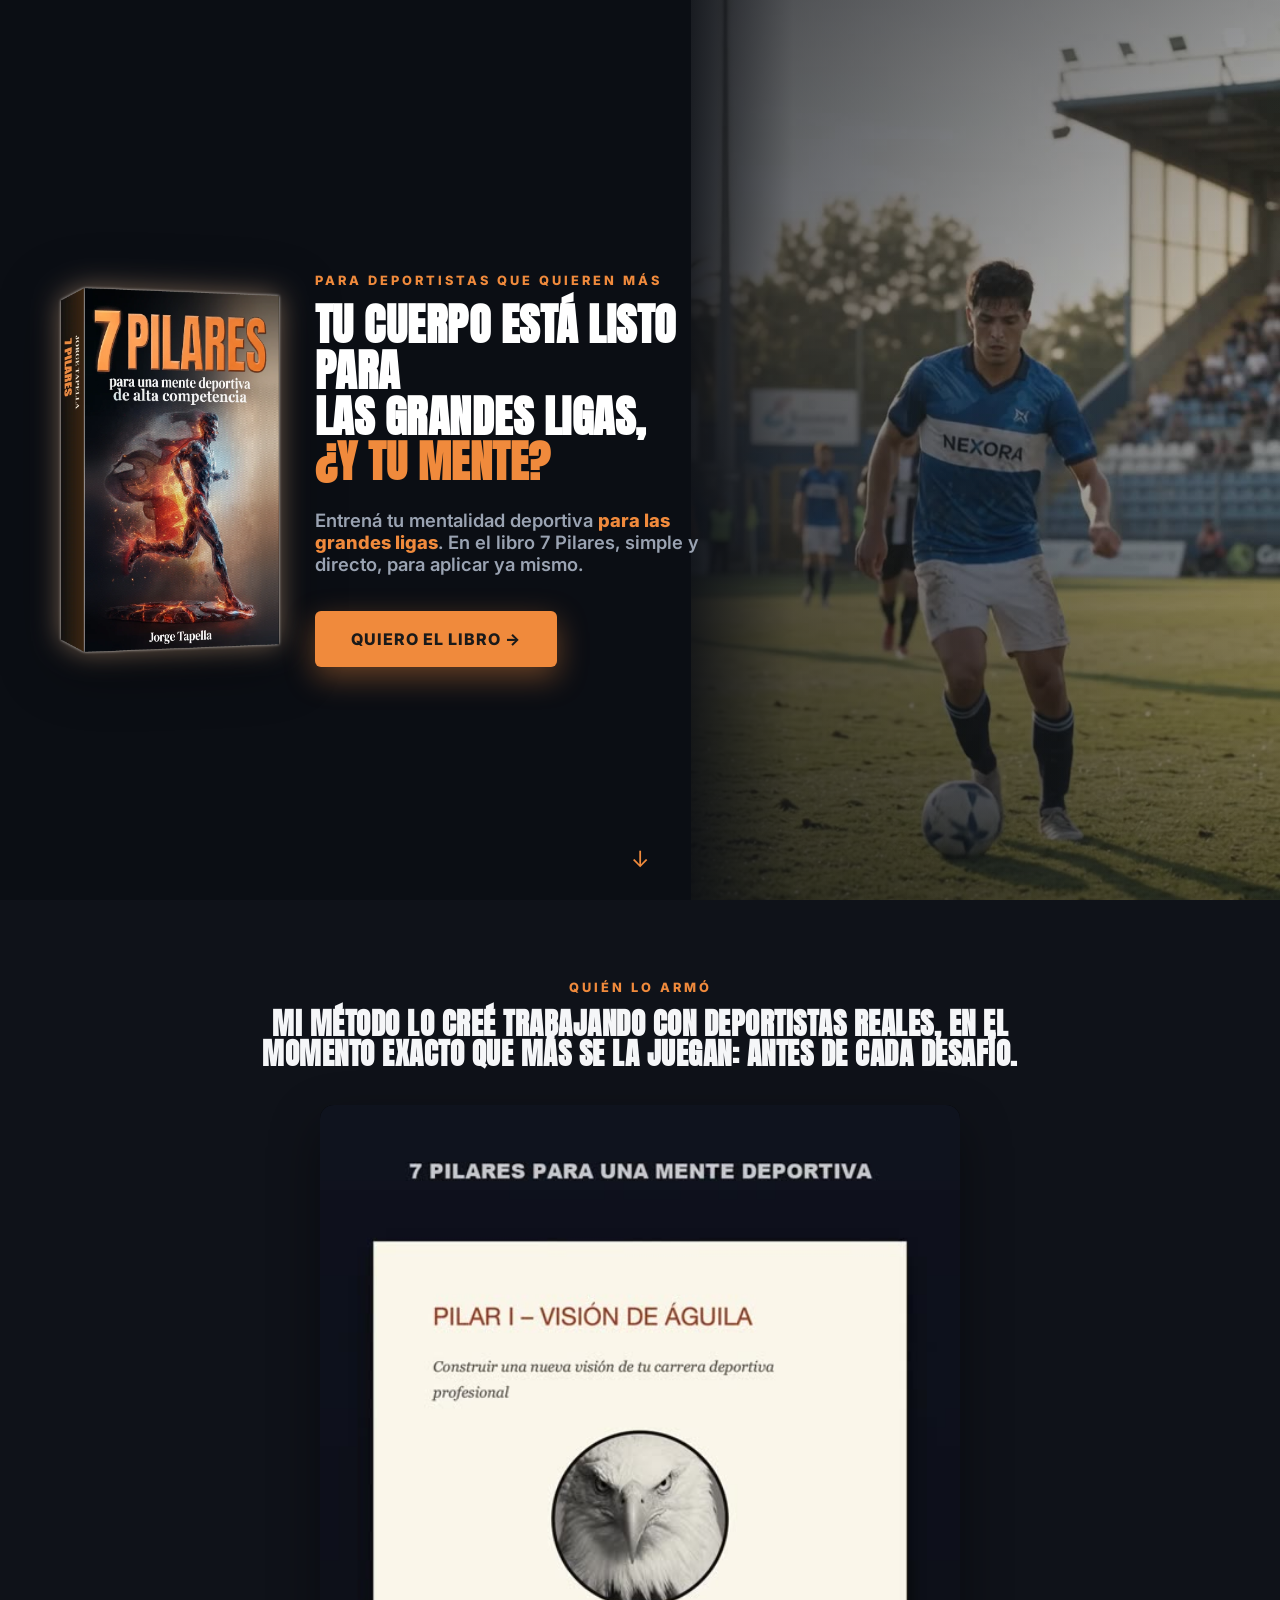
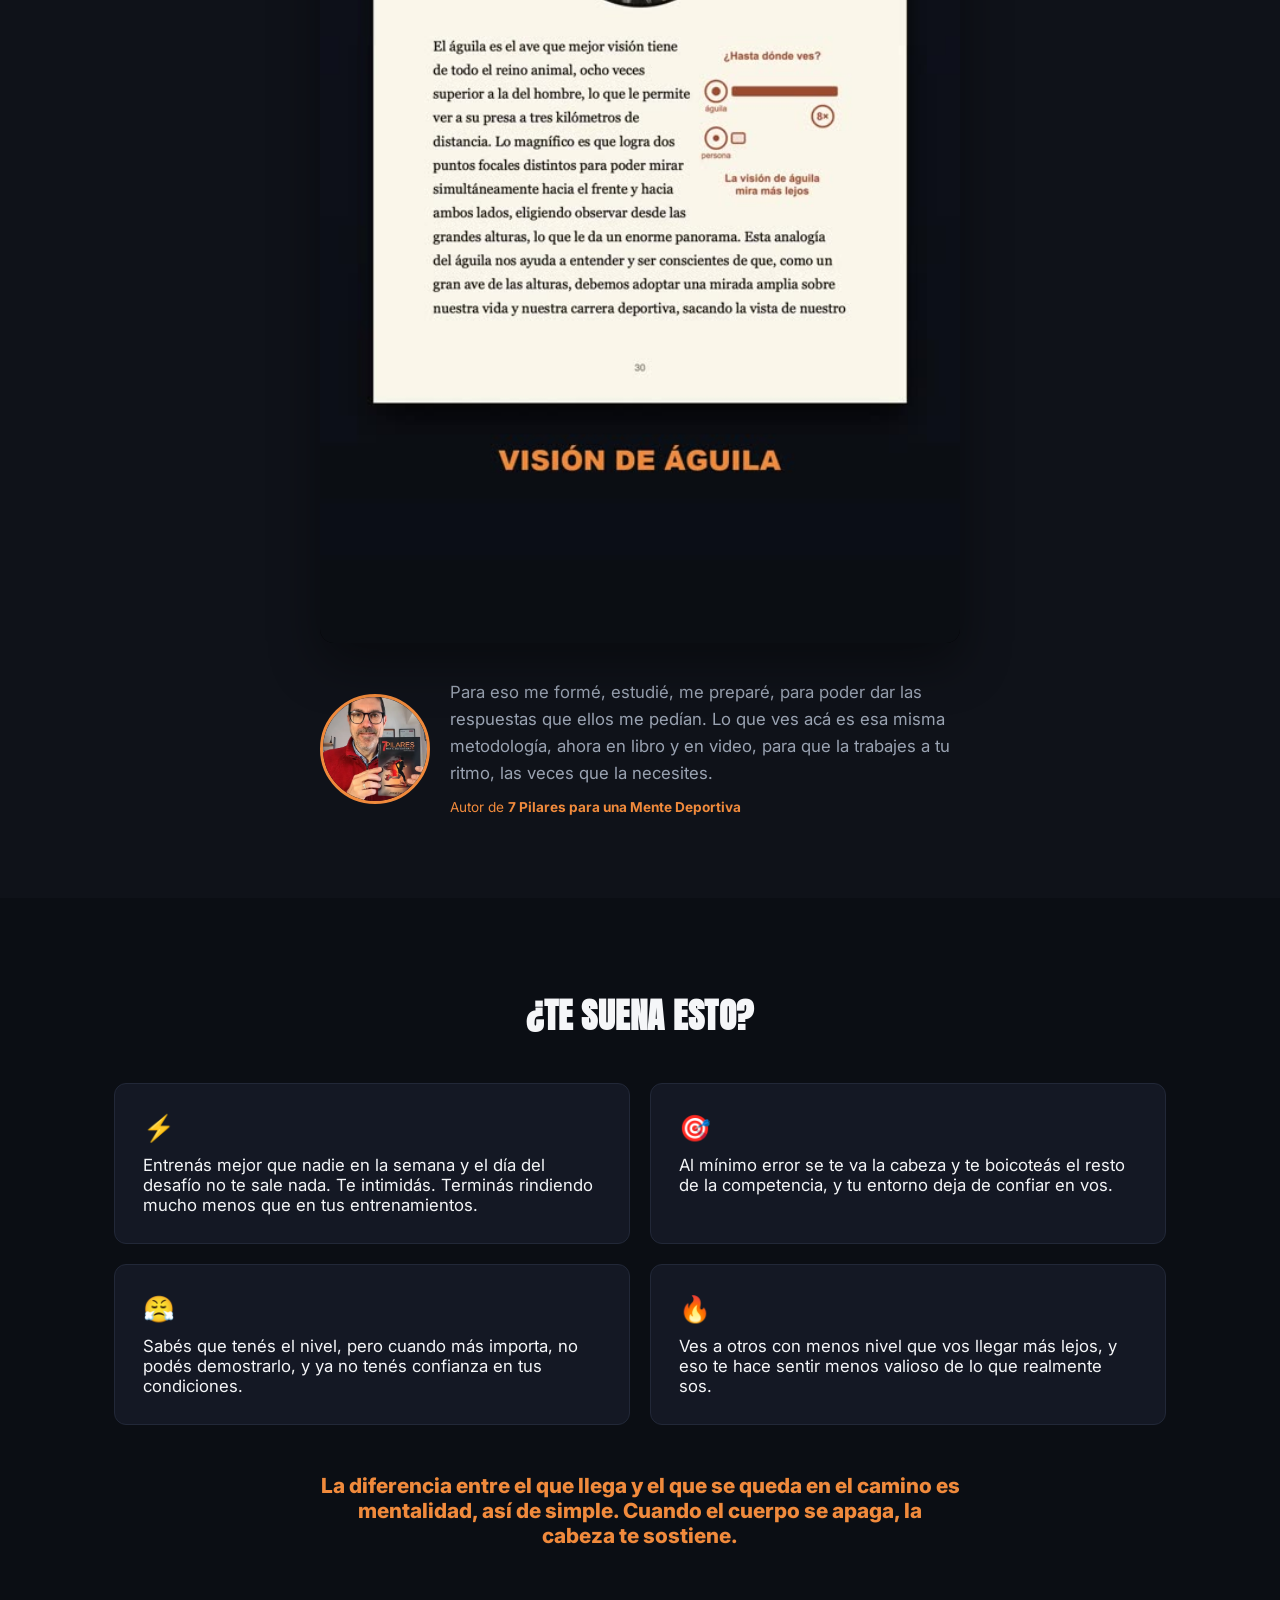
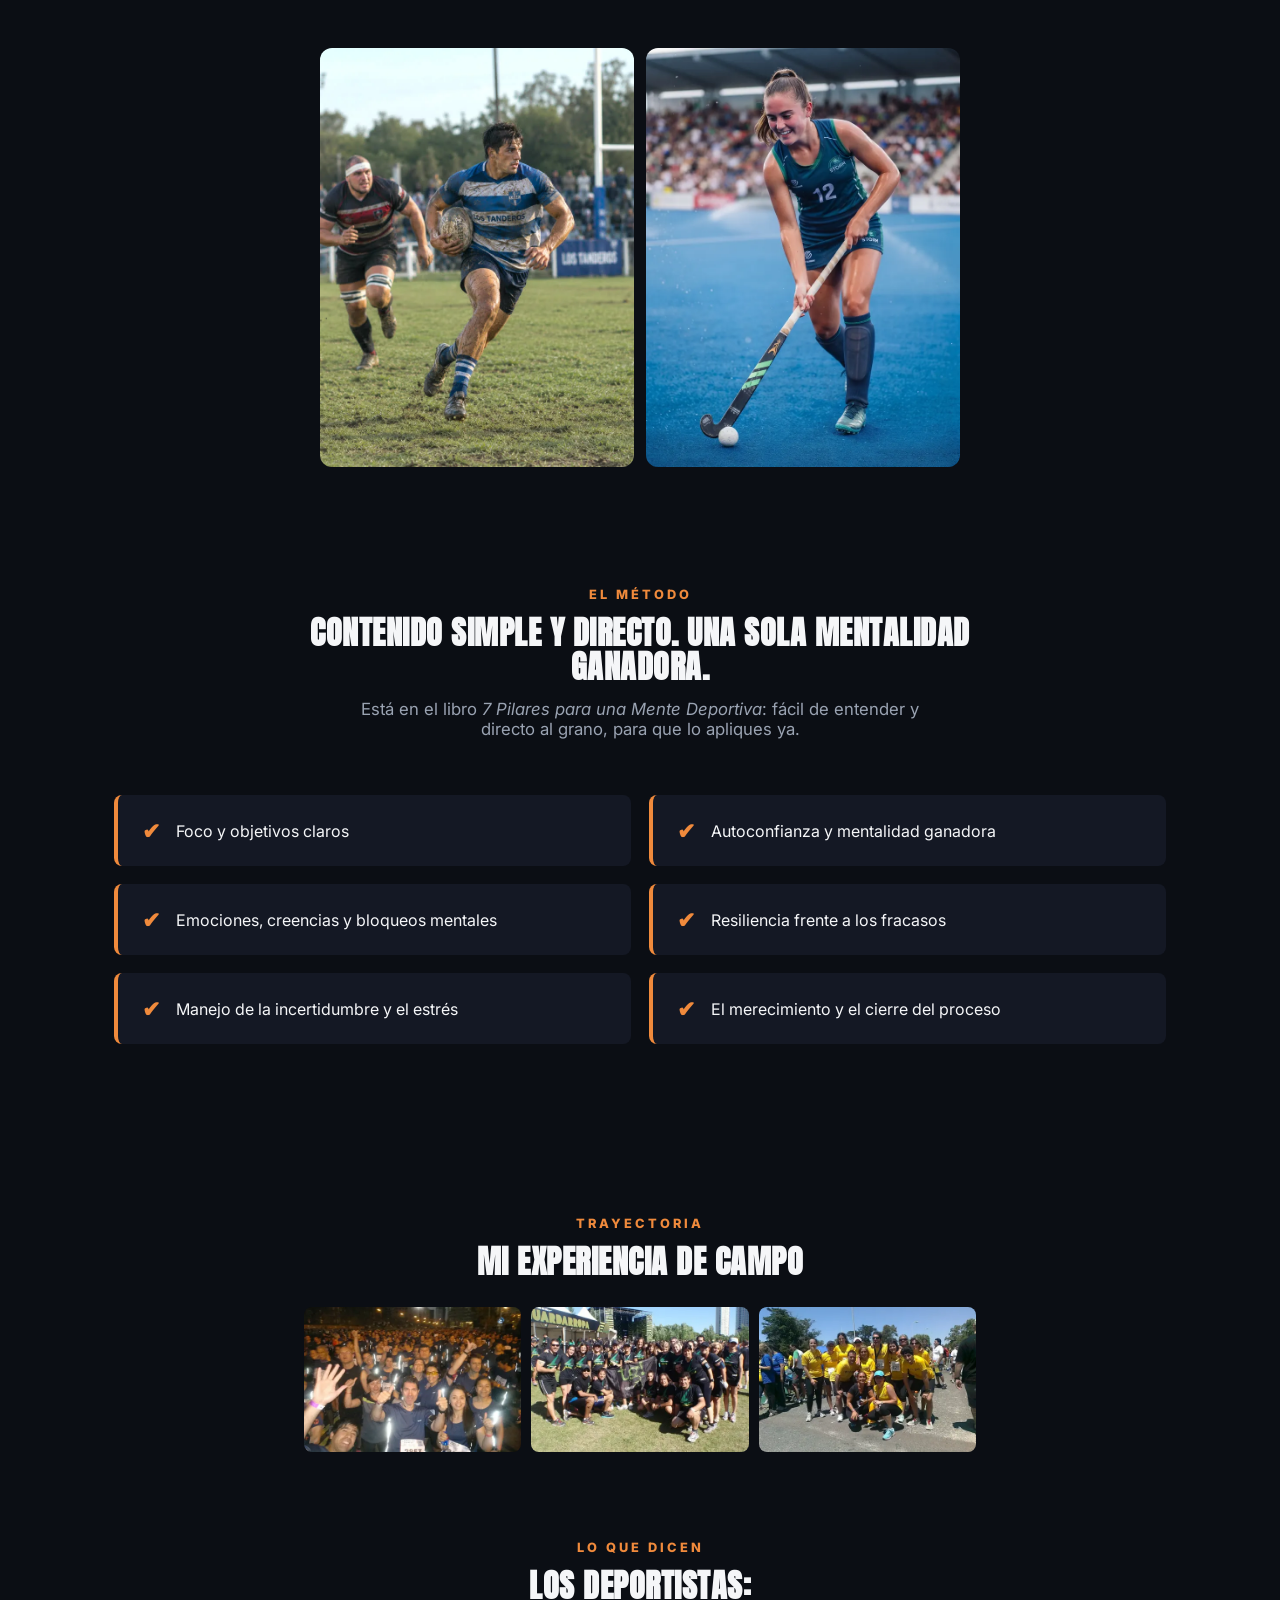
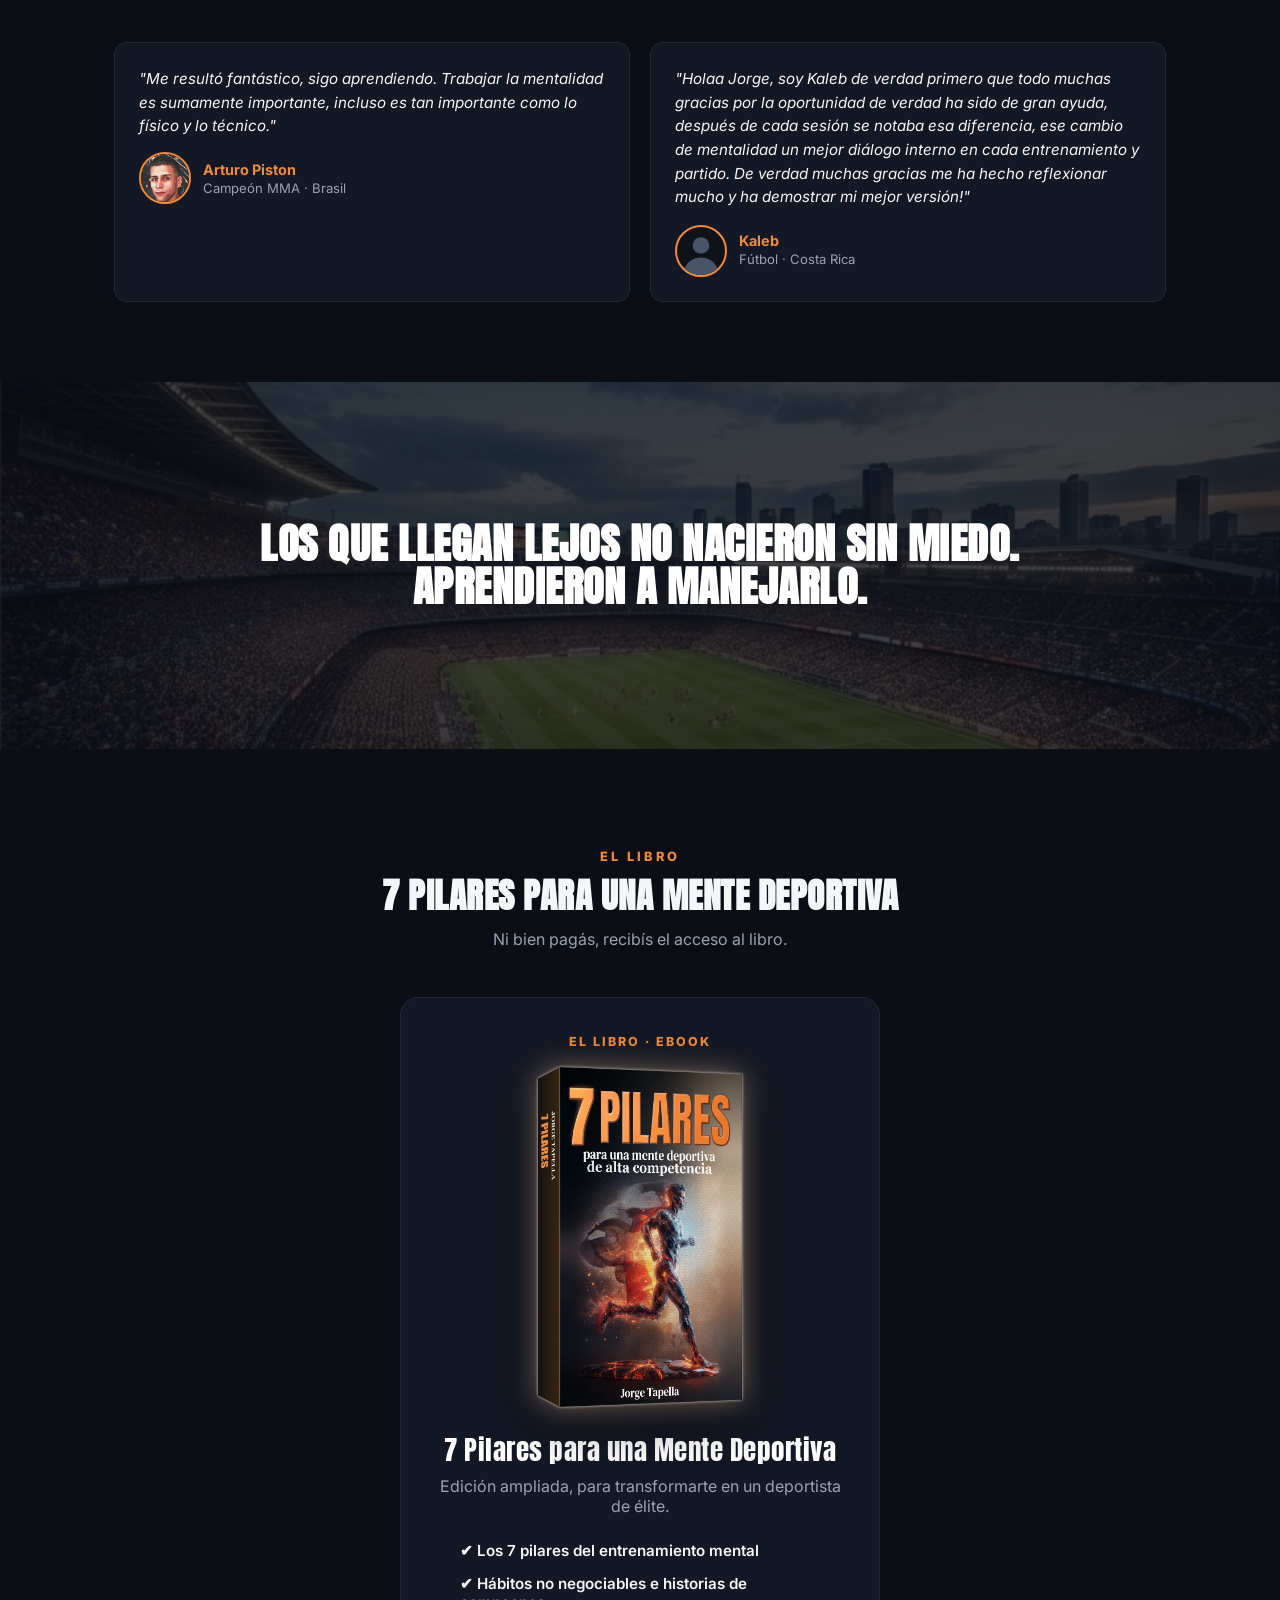
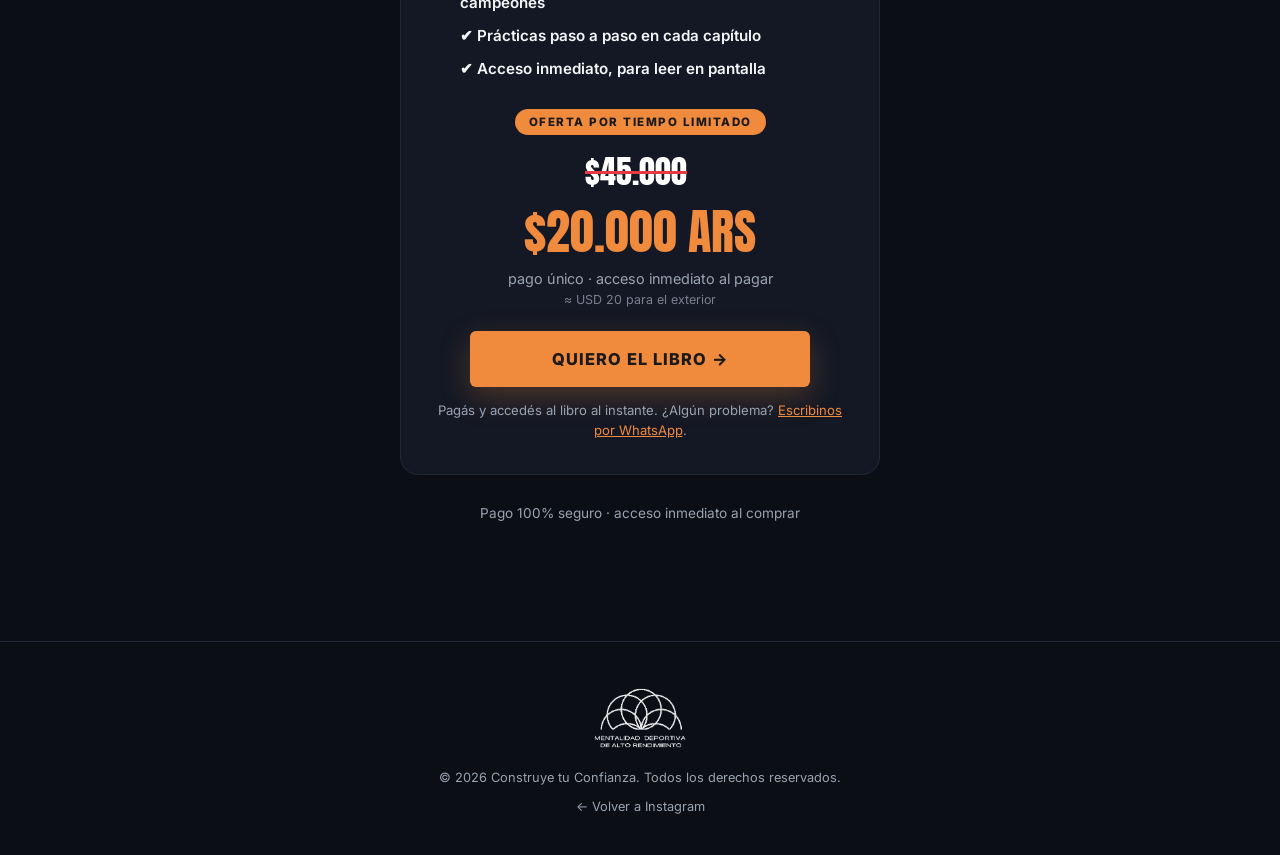
<file: index.html>
<!DOCTYPE html>
<html lang="es">
<head>
<meta charset="UTF-8">
<meta name="viewport" content="width=device-width, initial-scale=1.0">
<title>Construye tu Confianza | Libro 7 Pilares de Mentalidad Deportiva</title>
<meta name="description" content="El libro 7 Pilares para una Mente Deportiva: para deportistas que quieren dejar de jugarse el partido en la cabeza antes de enfrentar cada desafío. Ebook, acceso inmediato.">
<link rel="canonical" href="https://tapellaweb-cmd.github.io/mentalidad-deportiva-web/">
<link rel="stylesheet" href="assets/style.css?v=20261014d">
<link rel="preconnect" href="https://fonts.googleapis.com">
<link rel="preconnect" href="https://fonts.gstatic.com" crossorigin>
<link href="https://fonts.googleapis.com/css2?family=Anton&family=Inter:wght@400;600;700;800&display=swap" rel="stylesheet">
<script>
!function(f,b,e,v,n,t,s)
{if(f.fbq)return;n=f.fbq=function(){n.callMethod?
n.callMethod.apply(n,arguments):n.queue.push(arguments)};
if(!f._fbq)f._fbq=n;n.push=n;n.loaded=!0;n.version='2.0';
n.queue=[];t=b.createElement(e);t.async=!0;
t.src=v;s=b.getElementsByTagName(e)[0];
s.parentNode.insertBefore(t,s)}(window, document,'script',
'https://connect.facebook.net/en_US/fbevents.js');
fbq('init', '4065911757006473');
fbq('track', 'PageView');
</script>
<noscript><img height="1" width="1" style="display:none"
src="https://www.facebook.com/tr?id=4065911757006473&ev=PageView&noscript=1"
/></noscript>
</head>
<body>

<header class="hero">
  <video class="hero-bg" id="heroVideo" autoplay muted loop playsinline poster="assets/img/hero-futbol-vertical-poster.jpg">
    <source src="assets/video/hero-futbol-vertical.mp4" type="video/mp4">
  </video>
  <script>
    if (window.matchMedia('(max-width: 767px)').matches) {
      document.getElementById('heroVideo').poster = 'assets/img/hero-futbol-vertical-poster.jpg';
    }
  </script>
  <div class="hero-overlay"></div>
  <div class="hero-split">
    <img class="hero-book" src="assets/img/libro-3d.webp?v=3" alt="Libro 7 Pilares para una Mente Deportiva, de Jorge Tapella" width="357" height="600">
  <div class="hero-content">
    <span class="eyebrow">PARA DEPORTISTAS QUE QUIEREN MÁS</span>
    <h1>TU CUERPO ESTÁ LISTO PARA<br>LAS GRANDES LIGAS,<br><span class="highlight">¿Y TU MENTE?</span></h1>
    <p class="hero-sub">Entrená tu mentalidad deportiva <strong class="hero-hl">para las grandes ligas</strong>. En el libro 7 Pilares, simple y directo, para aplicar ya mismo.</p>
    <a href="#checkout" class="btn btn-primary">QUIERO EL LIBRO →</a>
  </div>
  </div>

  <div class="scroll-cue">↓</div>
</header>

<section class="authority">
  <div class="container">
    <div class="authority-head">
      <span class="eyebrow center">QUIÉN LO ARMÓ</span>
      <h2 class="center">Mi método lo creé trabajando con deportistas reales, en el momento exacto que más se la juegan: antes de cada desafío.</h2>
    </div>
    <div class="authority-video-wrap">
      <video class="authority-video" id="authorityVideo" poster="assets/img/video-libro-poster.jpg?v=7" muted loop autoplay playsinline preload="auto">
        <source src="assets/video/video-libro.mp4?v=8" type="video/mp4">
      </video>
    </div>
    <div class="authority-quote">
      <img class="quote-photo" src="assets/img/jorge-libro.webp" alt="Jorge Tapella, autor de 7 Pilares para una Mente Deportiva" width="110" height="110" loading="lazy">
      <p>Para eso me formé, estudié, me preparé, para poder dar las respuestas que ellos me pedían. Lo que ves acá es esa misma metodología, ahora en libro y en video, para que la trabajes a tu ritmo, las veces que la necesites.<span class="quote-cap">Autor de <strong>7 Pilares para una Mente Deportiva</strong></span></p>
    </div>
  </div>
</section>

<section class="pain">
  <div class="container">
    <h2>¿Te suena esto?</h2>
    <div class="pain-grid">
      <div class="pain-card">
        <span class="pain-icon">⚡</span>
        <p>Entrenás mejor que nadie en la semana y el día del desafío no te sale nada. Te intimidás. Terminás rindiendo mucho menos que en tus entrenamientos.</p>
      </div>
      <div class="pain-card">
        <span class="pain-icon">🎯</span>
        <p>Al mínimo error se te va la cabeza y te boicoteás el resto de la competencia, y tu entorno deja de confiar en vos.</p>
      </div>
      <div class="pain-card">
        <span class="pain-icon">😤</span>
        <p>Sabés que tenés el nivel, pero cuando más importa, no podés demostrarlo, y ya no tenés confianza en tus condiciones.</p>
      </div>
      <div class="pain-card">
        <span class="pain-icon">🔥</span>
        <p>Ves a otros con menos nivel que vos llegar más lejos, y eso te hace sentir menos valioso de lo que realmente sos.</p>
      </div>
    </div>
    <p class="pain-close">La diferencia entre el que llega y el que se queda en el camino es mentalidad, así de simple. Cuando el cuerpo se apaga, la cabeza te sostiene.</p>
  </div>
</section>

<section class="gallery">
  <div class="gallery-strip" id="galleryStrip">
    <img src="assets/img/rugbier-p.webp?v=2" alt="Rugbier joven corriendo con la pelota" width="720" height="960">
    <img src="assets/img/hockey-p.webp" alt="Jugadora de hockey sonriendo con el palo sobre la cancha" width="720" height="960">
    <img src="assets/img/basquet-p.webp?v=2" alt="Basquetbolista joven tirando al aro" width="720" height="960">
    <img src="assets/img/futbolista-p.webp?v=2" alt="Futbolista joven gambeteando con la pelota" width="720" height="960">
    <img src="assets/img/ciclista-p.webp" alt="Ciclista subiendo una montaña de pie sobre los pedales" width="720" height="960">
    <img src="assets/img/ufc-p.webp?v=3" alt="Peleador joven de artes marciales mixtas en el octágono" width="720" height="960">
  </div>
</section>

<section class="method">
  <div class="container">
    <span class="eyebrow center">EL MÉTODO</span>
    <h2 class="center">Contenido simple y directo. Una sola mentalidad ganadora.</h2>
    <p class="method-sub center">Está en el libro <em>7 Pilares para una Mente Deportiva</em>: fácil de entender y directo al grano, para que lo apliques ya.</p>

    <div class="topics-grid">
      <div class="topic"><span class="topic-icon">✔</span><p>Foco y objetivos claros</p></div>
      <div class="topic"><span class="topic-icon">✔</span><p>Autoconfianza y mentalidad ganadora</p></div>
      <div class="topic"><span class="topic-icon">✔</span><p>Emociones, creencias y bloqueos mentales</p></div>
      <div class="topic"><span class="topic-icon">✔</span><p>Resiliencia frente a los fracasos</p></div>
      <div class="topic"><span class="topic-icon">✔</span><p>Manejo de la incertidumbre y el estrés</p></div>
      <div class="topic"><span class="topic-icon">✔</span><p>El merecimiento y el cierre del proceso</p></div>
    </div>
  </div>
</section>

<section class="track">
  <div class="container">
    <span class="eyebrow center">TRAYECTORIA</span>
    <h2 class="center">Mi experiencia de campo</h2>
    <div class="track-carousel">
      <div class="track-strip" id="trackStrip">
        <img src="assets/img/running-1.webp" alt="Equipo de running antes de una carrera nocturna" loading="lazy">
        <img src="assets/img/running-2.webp" alt="Equipo de running con su bandera" loading="lazy">
        <img src="assets/img/running-3.webp" alt="Equipo de running después de una carrera" loading="lazy">
        <img src="assets/img/running-6.webp" alt="Entrenamiento de running al aire libre" loading="lazy">
        <img src="assets/img/running-4.webp" alt="Equipo de running en una maratón" loading="lazy">
        <img src="assets/img/running-5.webp" alt="Equipo de running en una carrera de campo" loading="lazy">
        <img src="assets/img/running-7.webp" alt="Entrenamiento de running en una subida" loading="lazy">
      </div>
    </div>
  </div>
</section>

<section class="testimonials">
  <div class="container">
    <span class="eyebrow center">LO QUE DICEN</span>
    <h2 class="center">Los deportistas:</h2>
    <div class="testimonials-grid t-carousel" id="tStrip">
      <div class="testimonial">
        <p>"Me resultó fantástico, sigo aprendiendo. Trabajar la mentalidad es sumamente importante, incluso es tan importante como lo físico y lo técnico."</p>
        <div class="t-who"><img class="t-photo" src="assets/img/t-arturo.webp" alt="Arturo Piston" width="52" height="52" loading="lazy"><div><strong>Arturo Piston</strong><span>Campeón MMA · Brasil</span></div></div>
      </div>
      <div class="testimonial">
        <p>"Holaa Jorge, soy Kaleb de verdad primero que todo muchas gracias por la oportunidad de verdad ha sido de gran ayuda, después de cada sesión se notaba esa diferencia, ese cambio de mentalidad un mejor diálogo interno en cada entrenamiento y partido. De verdad muchas gracias me ha hecho reflexionar mucho y ha demostrar mi mejor versión!"</p>
        <div class="t-who"><span class="t-sil" aria-hidden="true"><svg viewBox="0 0 52 52" xmlns="http://www.w3.org/2000/svg"><circle cx="26" cy="20" r="9" fill="#4a5468"/><path d="M7 52c0-13 10-19 19-19s19 6 19 19z" fill="#4a5468"/></svg></span><div><strong>Kaleb</strong><span>Fútbol · Costa Rica</span></div></div>
      </div>
      <div class="testimonial">
        <p>"Fue excelente, me ayudó a romper mis inseguridades y plasmar grandes desempeños deportivos. De excelencia."</p>
        <div class="t-who"><img class="t-photo" src="assets/img/t-gabriel.webp" alt="Gabriel Rojas Varela" width="52" height="52" loading="lazy"><div><strong>Gabriel Rojas Varela</strong><span>Arquero profesional · Colombia</span></div></div>
      </div>
      <div class="testimonial">
        <p>"Hola jorge qué tal, la verdad que me encantó, me llevo muchísimas herramientas y una evolución personal muy grande la cual me ayudó a darme cuenta de cuánto quiero ser un profesional y todo lo que tengo que dar para ello, nuevamente muchísimas gracias"</p>
        <div class="t-who"><span class="t-sil" aria-hidden="true"><svg viewBox="0 0 52 52" xmlns="http://www.w3.org/2000/svg"><circle cx="26" cy="20" r="9" fill="#4a5468"/><path d="M7 52c0-13 10-19 19-19s19 6 19 19z" fill="#4a5468"/></svg></span><div><strong>Ezequiel Kesseler</strong><span>Fútbol · Rosario, Argentina</span></div></div>
      </div>
      <div class="testimonial">
        <p>"Me gustó mucho, fue una gran oportunidad. Me hizo reflexionar mucho para lograr mi mejor versión en la cancha, no tengo la menor duda."</p>
        <div class="t-who"><img class="t-photo" src="assets/img/t-esteban.webp" alt="Esteban Bedoya" width="52" height="52" loading="lazy"><div><strong>Esteban Bedoya</strong><span>Futbolista · Ascenso Uruguay</span></div></div>
      </div>
      <div class="testimonial">
        <p>"Me pareció muy bien, me gusto y me ayudó a cambiar mi mentalidad, así como para descubrir algunas fortalezas y debilidades y reflexionar que todo es posible, que lo que piensas atraes y muchas gracias por todo y por su ponencia muy buena, de excelente calidad, gracias!"</p>
        <div class="t-who"><span class="t-sil" aria-hidden="true"><svg viewBox="0 0 52 52" xmlns="http://www.w3.org/2000/svg"><circle cx="26" cy="20" r="9" fill="#4a5468"/><path d="M7 52c0-13 10-19 19-19s19 6 19 19z" fill="#4a5468"/></svg></span><div><strong>Mariana Valverde Santamaría</strong><span>Natación · 19 años · México</span></div></div>
      </div>
      <div class="testimonial">
        <p>"Las clases fueron muy informativas, me sirvieron mucho."</p>
        <div class="t-who"><img class="t-photo" src="assets/img/t-fatima.webp" alt="Fatima Abdul Mesih" width="52" height="52" loading="lazy"><div><strong>Fatima Abdul Mesih</strong><span>Hockey césped · Cataluña, España</span></div></div>
      </div>
      <div class="testimonial">
        <p>"Hola,si me ayudo de mucho y las tareas que nos dabas eran muyyyyy buenas quisiera seguir ..."</p>
        <div class="t-who"><span class="t-sil" aria-hidden="true"><svg viewBox="0 0 52 52" xmlns="http://www.w3.org/2000/svg"><circle cx="26" cy="20" r="9" fill="#4a5468"/><path d="M7 52c0-13 10-19 19-19s19 6 19 19z" fill="#4a5468"/></svg></span><div><strong>Santiago Medina</strong><span>Fútbol · Córdoba, Argentina</span></div></div>
      </div>
      <div class="testimonial">
        <p>"Me sirvió mucho, gracias."</p>
        <div class="t-who"><span class="t-sil" aria-hidden="true"><svg viewBox="0 0 52 52" xmlns="http://www.w3.org/2000/svg"><circle cx="26" cy="20" r="9" fill="#4a5468"/><path d="M7 52c0-13 10-19 19-19s19 6 19 19z" fill="#4a5468"/></svg></span><div><strong>Sebastián Josué Ulate Araya</strong><span>Balonmano · Costa Rica</span></div></div>
      </div>
    </div>
  </div>
</section>

<section class="stadium">
  <div class="stadium-overlay"></div>
  <div class="container stadium-content">
    <h2>Los que llegan lejos no nacieron sin miedo.<br>Aprendieron a manejarlo.</h2>
  </div>
</section>

<section id="checkout" class="offers">
  <div class="container">
    <span class="eyebrow center">EL LIBRO</span>
    <h2 class="center">7 Pilares para una Mente Deportiva</h2>
    <p class="offers-sub center">Ni bien pagás, recibís el acceso al libro.</p>

    <div class="offers-grid one">
      <article class="offer">
        <span class="offer-tag">EL LIBRO · EBOOK</span>
        <div class="offer-media"><img src="assets/img/libro-3d.webp?v=3" alt="Libro 7 Pilares para una mente deportiva de alta competencia, de Jorge Tapella" width="357" height="600" loading="lazy"></div>
        <h3>7 Pilares para una Mente Deportiva</h3>
        <p class="offer-desc">Edición ampliada, para transformarte en un deportista de élite.</p>
        <ul class="offer-list">
          <li>✔ Los 7 pilares del entrenamiento mental</li>
          <li>✔ Hábitos no negociables e historias de campeones</li>
          <li>✔ Prácticas paso a paso en cada capítulo</li>
          <li>✔ Acceso inmediato, para leer en pantalla</li>
        </ul>
        <div class="price-box">
          <span class="price-tag">OFERTA POR TIEMPO LIMITADO</span>
          <span class="price-strike">$45.000</span>
          <span class="price">$20.000 ARS</span>
          <span class="price-note">pago único · acceso inmediato al pagar</span>
          <span class="price-usd">≈ USD 20 para el exterior</span>
        </div>
        <a href="https://tapellaweb.systeme.io/8af89efc-8979fe55" id="buyBook" class="btn btn-offer" onclick="typeof fbq==='function'&&fbq('track','InitiateCheckout',{content_name:'ebook'})">QUIERO EL LIBRO →</a>
        <p class="offer-note">Pagás y accedés al libro al instante. ¿Algún problema? <a href="https://wa.me/5492494549463?text=Hola%20Jorge%2C%20tengo%20un%20problema%20con%20el%20libro%207%20Pilares" target="_blank" rel="noopener">Escribinos por WhatsApp</a>.</p>
      </article>

    </div>
    <p class="secure-note center">Pago 100% seguro · acceso inmediato al comprar</p>
  </div>
</section>



<footer class="footer">
  <img src="assets/img/logo-badge.png" alt="Mentalidad Deportiva de Alto Rendimiento" class="footer-logo">
  <p>© 2026 Construye tu Confianza. Todos los derechos reservados.</p>
  <a href="https://www.instagram.com/construyetuconfianza/" class="footer-back">← Volver a Instagram</a>
</footer>

<script>
(function(){
  var tr=document.getElementById('galleryStrip'); if(!tr) return;
  var n=tr.children.length, GAP=12, last=0, idx=0;
  for(var k=0;k<2;k++){ var c=tr.children[k].cloneNode(true); c.setAttribute('aria-hidden','true'); c.setAttribute('alt',''); tr.appendChild(c); }
  var reduce=window.matchMedia('(prefers-reduced-motion: reduce)').matches;
  function step(){ return tr.children[0].getBoundingClientRect().width+GAP; }
  ['touchstart','pointerdown'].forEach(function(e){ tr.addEventListener(e,function(){last=Date.now();},{passive:true}); });
  setInterval(function(){
    if(Date.now()-last<6000) return;
    idx=Math.round(tr.scrollLeft/step())+1;
    tr.scrollTo({left:idx*step(),behavior:reduce?'auto':'smooth'});
    if(idx>=n){ setTimeout(function(){ tr.style.scrollSnapType='none'; tr.scrollTo({left:(idx-n)*step(),behavior:'auto'}); requestAnimationFrame(function(){ tr.style.scrollSnapType=''; }); }, reduce?50:700); }
  },3500);
})();

(function(){
  var video = document.getElementById('authorityVideo');
  var unmuteBtn = document.getElementById('videoUnmute');
  if(!video) return;

  var observer = new IntersectionObserver(function(entries){
    entries.forEach(function(entry){
      if(entry.isIntersecting){
        video.play().catch(function(){});
      } else {
        video.pause();
      }
    });
  }, {threshold:0.5});
  observer.observe(video);
})();
</script>
<script>
(function(){
  var tr=document.getElementById('trackStrip'); if(!tr) return;
  var reduce=window.matchMedia('(prefers-reduced-motion: reduce)').matches, last=0, GAP=10;
  function step(){ return tr.children[0].getBoundingClientRect().width+GAP; }
  function cur(){ return Math.round(tr.scrollLeft/step()); }
  function next(){
    var end=tr.scrollLeft>=tr.scrollWidth-tr.clientWidth-4;
    tr.scrollTo({left:end?0:(cur()+1)*step(),behavior:reduce?'auto':'smooth'});
  }
  ['touchstart','pointerdown'].forEach(function(e){ tr.addEventListener(e,function(){last=Date.now();},{passive:true}); });
  setInterval(function(){ if(Date.now()-last>6000) next(); },3000);
})();
</script>
<script>
(function(){
  var tr=document.getElementById('tStrip'); if(!tr) return;
  var reduce=window.matchMedia('(prefers-reduced-motion: reduce)').matches, last=0, GAP=20;
  function step(){ return tr.children[0].getBoundingClientRect().width+GAP; }
  function cur(){ return Math.round(tr.scrollLeft/step()); }
  function next(){
    var end=tr.scrollLeft>=tr.scrollWidth-tr.clientWidth-4;
    tr.scrollTo({left:end?0:(cur()+1)*step(),behavior:reduce?'auto':'smooth'});
  }
  ['touchstart','pointerdown'].forEach(function(e){ tr.addEventListener(e,function(){last=Date.now();},{passive:true}); });
  setInterval(function(){ if(Date.now()-last>6000) next(); },4500);
})();
</script>
<script>
(function(){var vs=document.querySelectorAll('video[autoplay]');
function go(){vs.forEach(function(v){v.muted=true;var p=v.play();if(p&&p.catch)p.catch(function(){});});}
go();document.addEventListener('DOMContentLoaded',go);window.addEventListener('load',go);
['touchstart','touchend','scroll','click'].forEach(function(e){window.addEventListener(e,function h(){go();window.removeEventListener(e,h);},{passive:true});});
})();
</script>
</body>
</html>
</file>
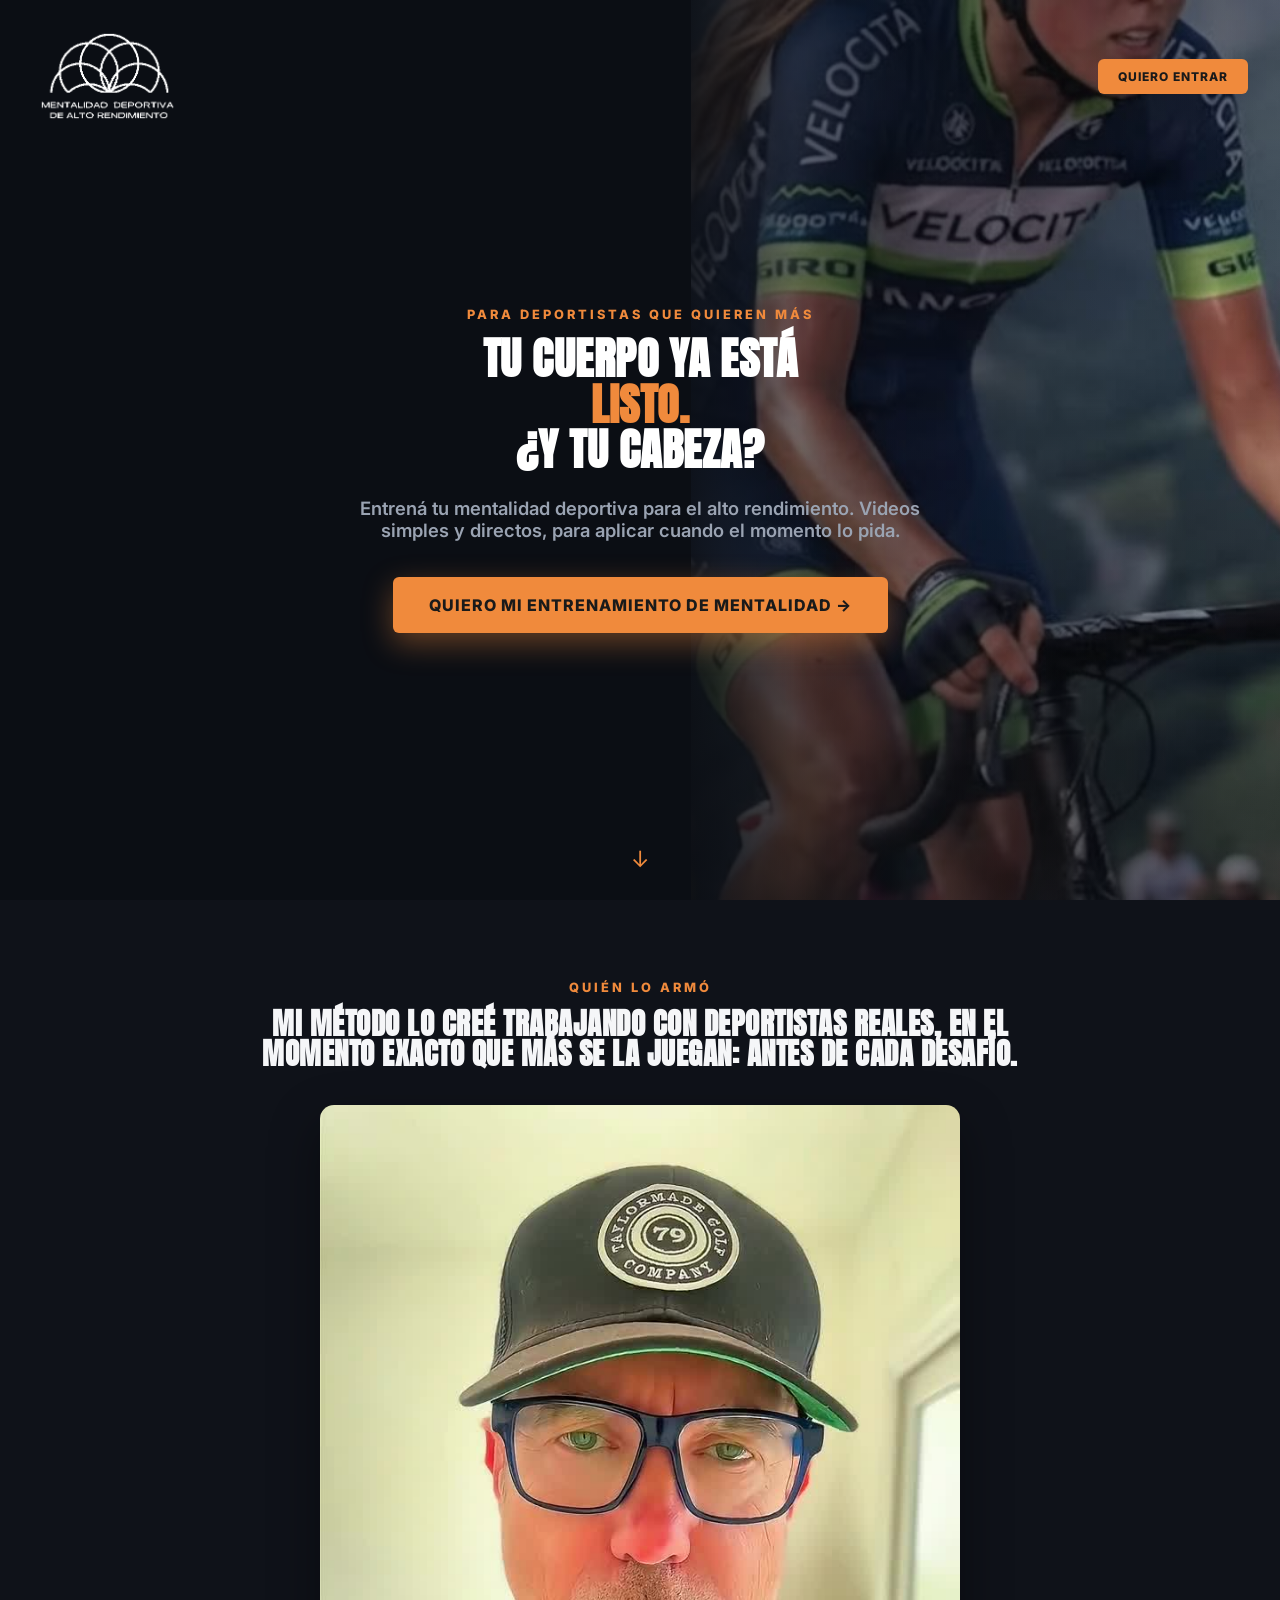
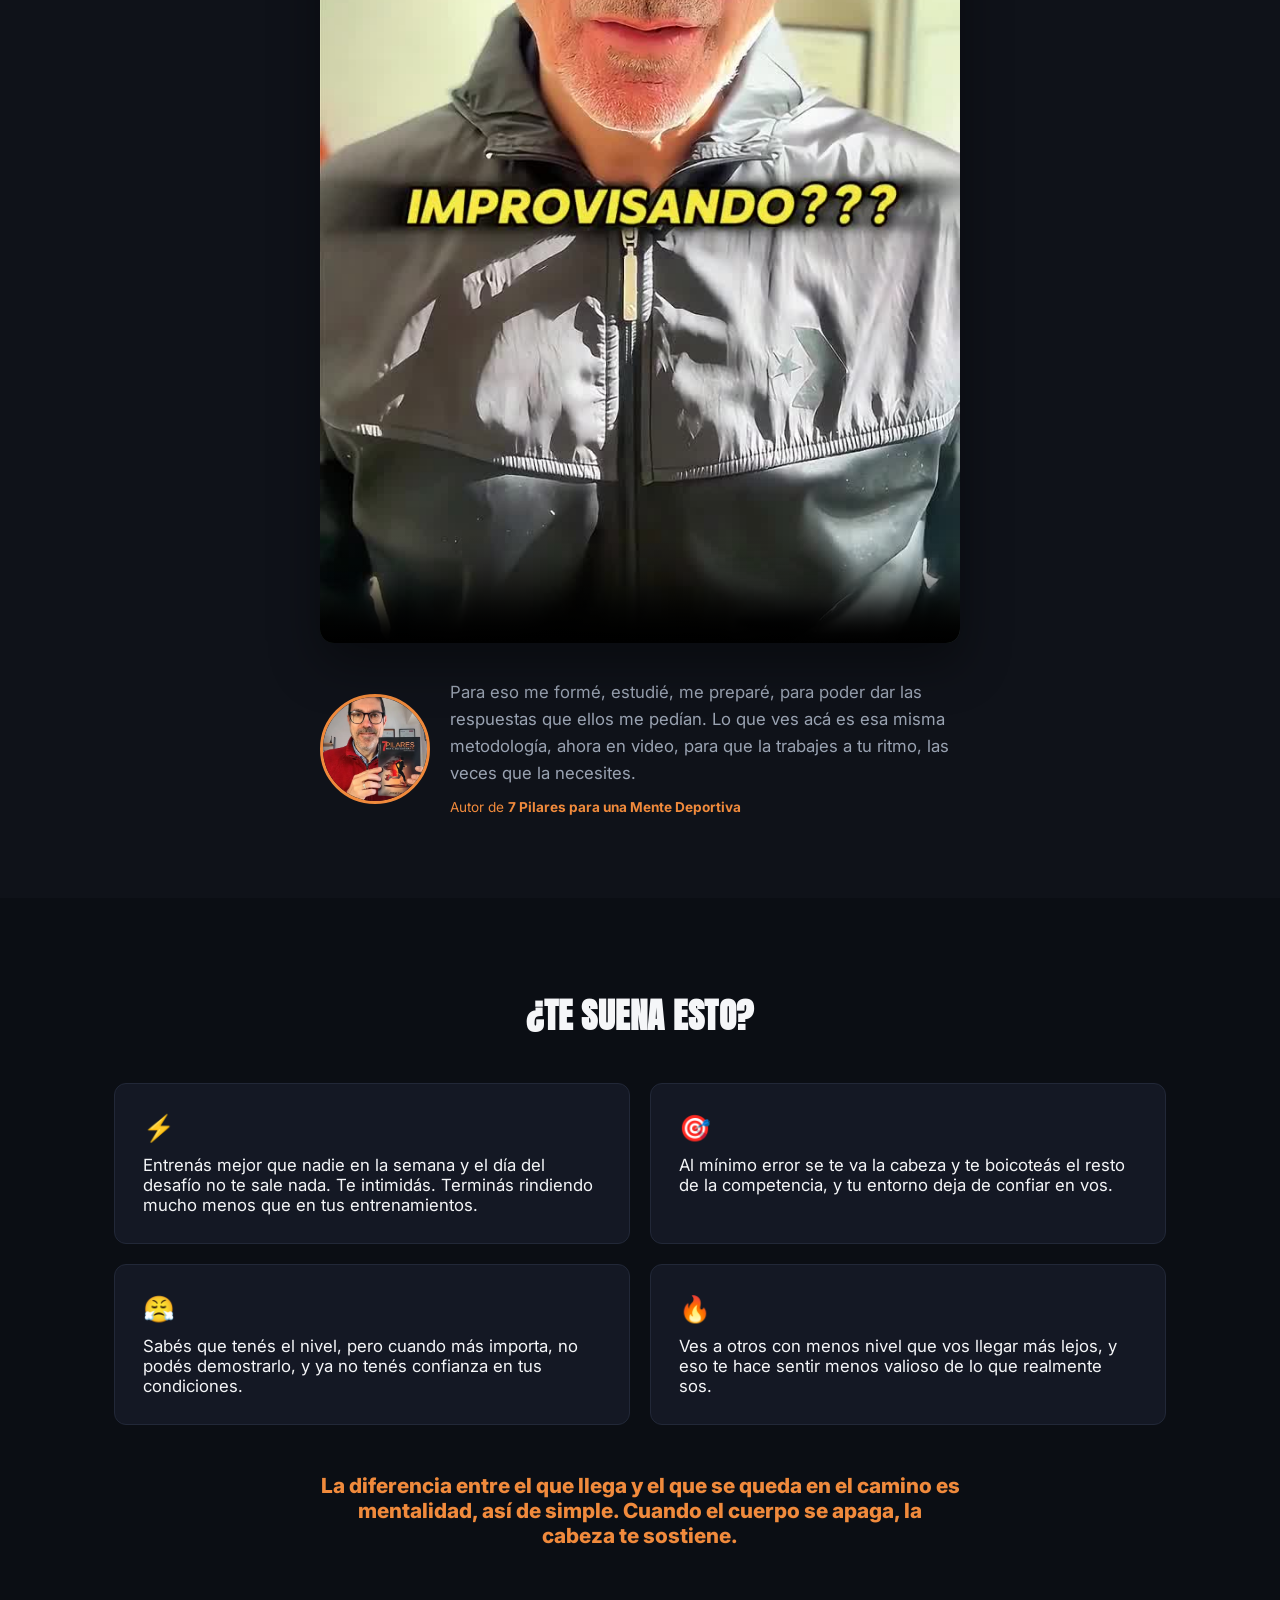
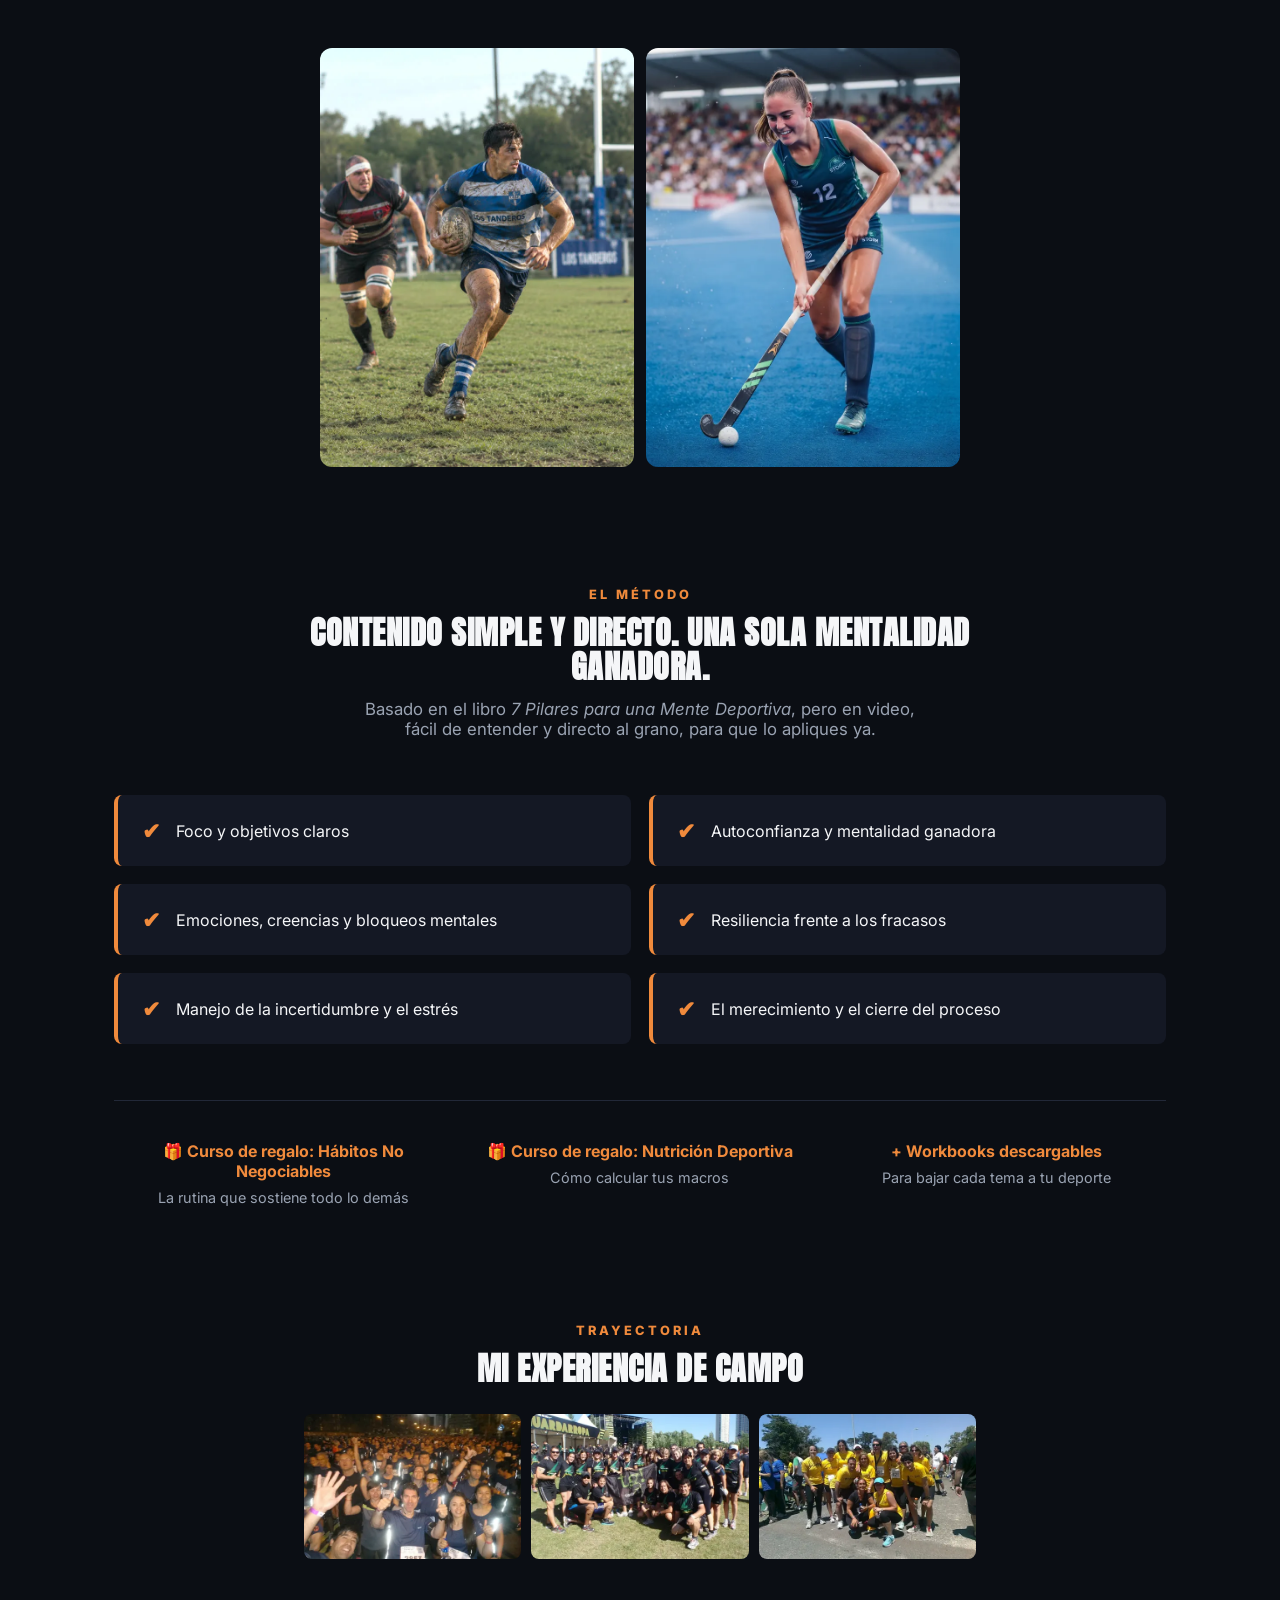
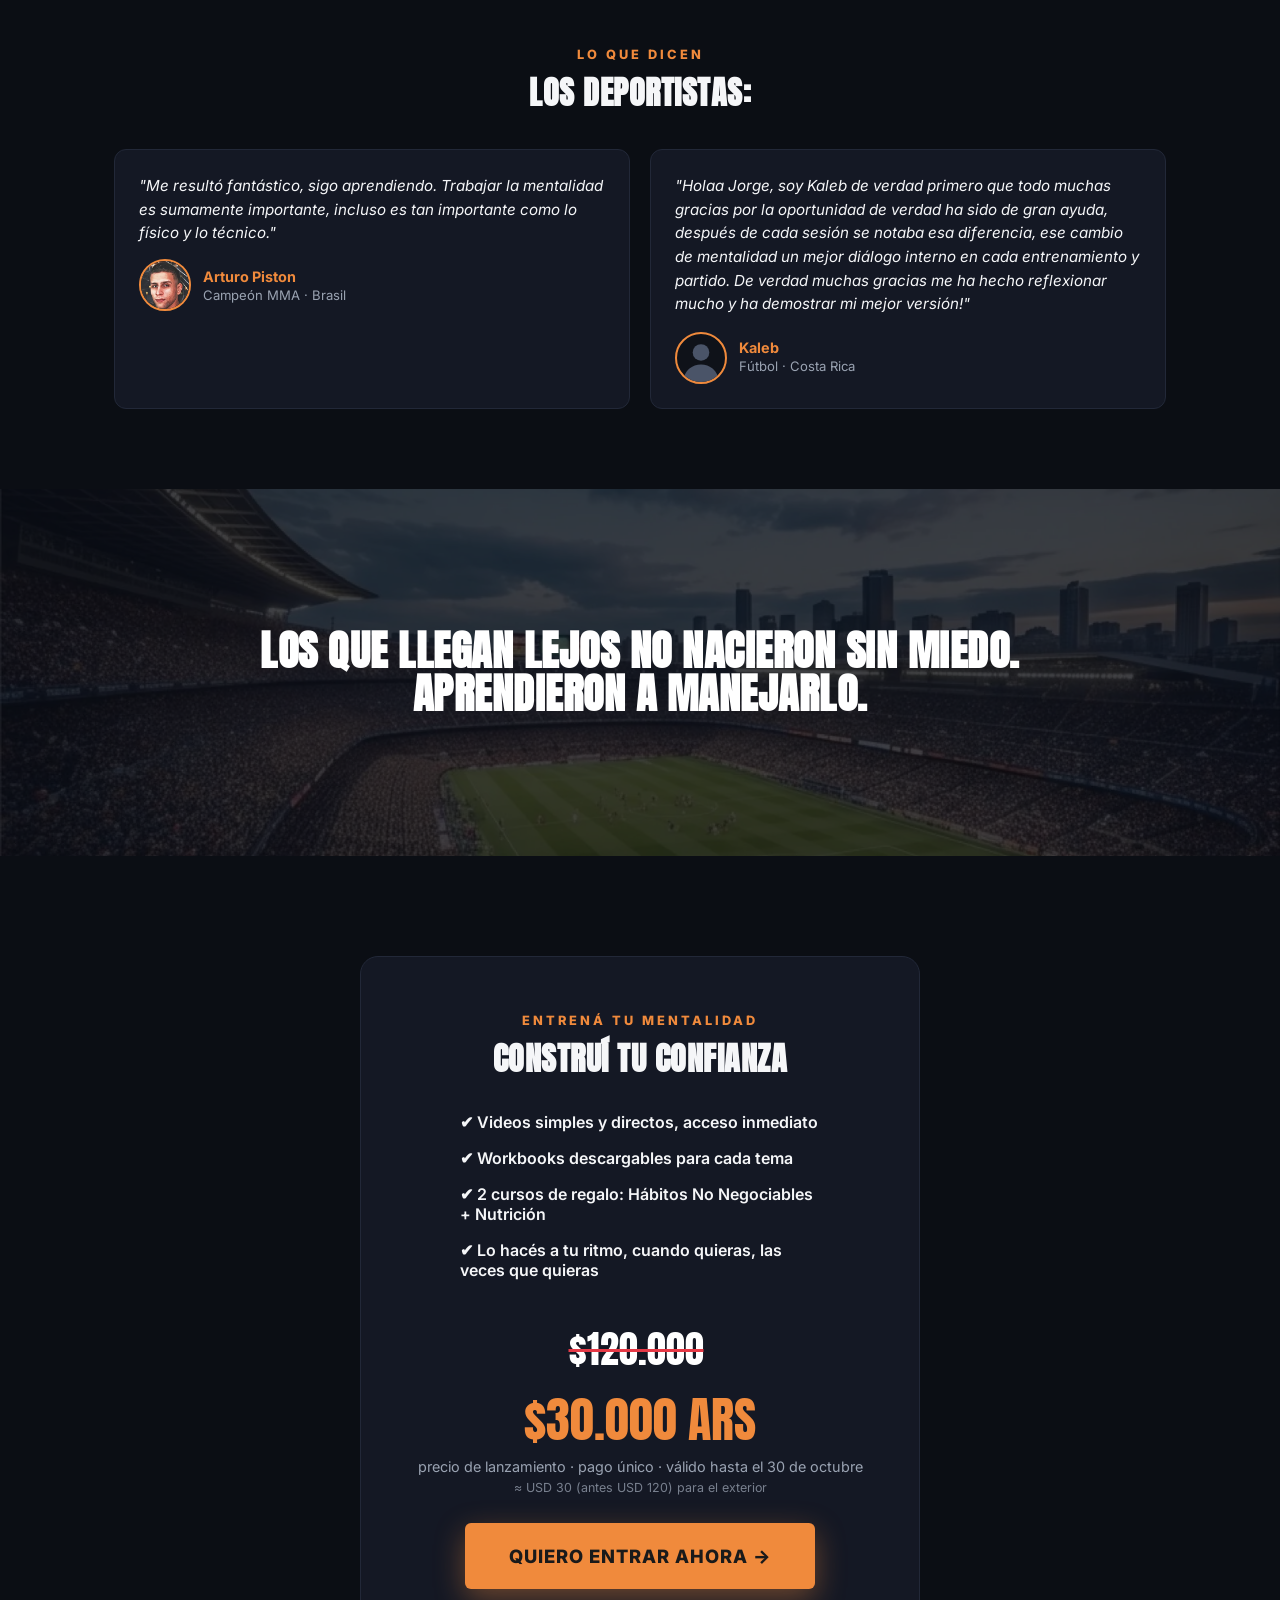
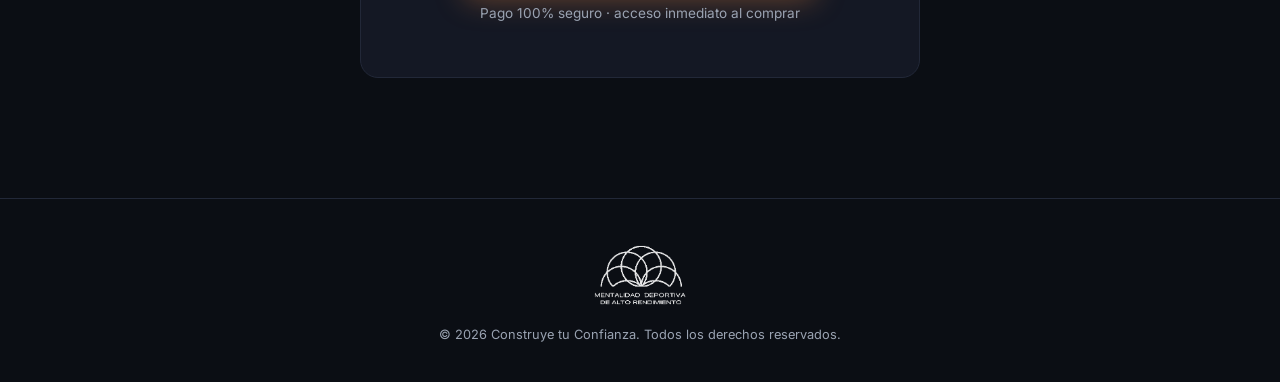
<file: curso.html>
<!DOCTYPE html>
<html lang="es">
<head>
<meta charset="UTF-8">
<meta name="viewport" content="width=device-width, initial-scale=1.0">
<title>Construye tu Confianza | Mentalidad Deportiva</title>
<meta name="description" content="El curso para deportistas que quieren dejar de jugarse el partido en la cabeza antes de enfrentar cada desafío. Videos simples, a tu ritmo, para siempre.">
<link rel="canonical" href="https://mentalidaddeportiva.com/">
<link rel="stylesheet" href="assets/style.css?v=4">
<link rel="preconnect" href="https://fonts.googleapis.com">
<link rel="preconnect" href="https://fonts.gstatic.com" crossorigin>
<link href="https://fonts.googleapis.com/css2?family=Anton&family=Inter:wght@400;600;700;800&display=swap" rel="stylesheet">
<script>
!function(f,b,e,v,n,t,s)
{if(f.fbq)return;n=f.fbq=function(){n.callMethod?
n.callMethod.apply(n,arguments):n.queue.push(arguments)};
if(!f._fbq)f._fbq=n;n.push=n;n.loaded=!0;n.version='2.0';
n.queue=[];t=b.createElement(e);t.async=!0;
t.src=v;s=b.getElementsByTagName(e)[0];
s.parentNode.insertBefore(t,s)}(window, document,'script',
'https://connect.facebook.net/en_US/fbevents.js');
fbq('init', '4065911757006473');
fbq('track', 'PageView');
</script>
<noscript><img height="1" width="1" style="display:none"
src="https://www.facebook.com/tr?id=4065911757006473&ev=PageView&noscript=1"
/></noscript>
</head>
<body>

<header class="hero">
  <video class="hero-bg" id="heroVideo" autoplay muted loop playsinline poster="assets/img/hero-ciclista-poster.jpg">
    <source src="assets/video/hero-ciclista-vertical.mp4" media="(max-width: 767px)" type="video/mp4">
    <source src="assets/video/hero-ciclista.mp4" type="video/mp4">
  </video>
  <script>
    if (window.matchMedia('(max-width: 767px)').matches) {
      document.getElementById('heroVideo').poster = 'assets/img/hero-ciclista-vertical-poster.jpg';
    }
  </script>
  <div class="hero-overlay"></div>
  <nav class="nav">
    <img src="assets/img/logo-badge.png" alt="Mentalidad Deportiva de Alto Rendimiento" class="logo">
    <a href="#checkout" class="btn btn-nav">Quiero entrar</a>
  </nav>

  <div class="hero-content">
    <span class="eyebrow">PARA DEPORTISTAS QUE QUIEREN MÁS</span>
    <h1>TU CUERPO YA ESTÁ<br><span class="highlight">LISTO.</span><br>¿Y TU CABEZA?</h1>
    <p class="hero-sub">Entrená tu mentalidad deportiva para el alto rendimiento. Videos simples y directos, para aplicar cuando el momento lo pida.</p>
    <a href="#checkout" class="btn btn-primary">QUIERO MI ENTRENAMIENTO DE MENTALIDAD →</a>
  </div>

  <div class="scroll-cue">↓</div>
</header>

<section class="authority">
  <div class="container">
    <div class="authority-head">
      <span class="eyebrow center">QUIÉN LO ARMÓ</span>
      <h2 class="center">Mi método lo creé trabajando con deportistas reales, en el momento exacto que más se la juegan: antes de cada desafío.</h2>
    </div>
    <div class="authority-video-wrap">
      <video class="authority-video" id="authorityVideo" poster="assets/img/jorge-video-poster-5.jpg" controls muted playsinline preload="metadata">
        <source src="assets/video/video-landing-6.mp4" type="video/mp4">
      </video>
      <button class="video-unmute" id="videoUnmute" aria-label="Activar el sonido">🔇 Tocá para activar el sonido</button>
    </div>
    <div class="authority-quote">
      <img class="quote-photo" src="assets/img/jorge-libro.webp" alt="Jorge Tapella, autor de 7 Pilares para una Mente Deportiva" width="110" height="110" loading="lazy">
      <p>Para eso me formé, estudié, me preparé, para poder dar las respuestas que ellos me pedían. Lo que ves acá es esa misma metodología, ahora en video, para que la trabajes a tu ritmo, las veces que la necesites.<span class="quote-cap">Autor de <strong>7 Pilares para una Mente Deportiva</strong></span></p>
    </div>
  </div>
</section>

<section class="pain">
  <div class="container">
    <h2>¿Te suena esto?</h2>
    <div class="pain-grid">
      <div class="pain-card">
        <span class="pain-icon">⚡</span>
        <p>Entrenás mejor que nadie en la semana y el día del desafío no te sale nada. Te intimidás. Terminás rindiendo mucho menos que en tus entrenamientos.</p>
      </div>
      <div class="pain-card">
        <span class="pain-icon">🎯</span>
        <p>Al mínimo error se te va la cabeza y te boicoteás el resto de la competencia, y tu entorno deja de confiar en vos.</p>
      </div>
      <div class="pain-card">
        <span class="pain-icon">😤</span>
        <p>Sabés que tenés el nivel, pero cuando más importa, no podés demostrarlo, y ya no tenés confianza en tus condiciones.</p>
      </div>
      <div class="pain-card">
        <span class="pain-icon">🔥</span>
        <p>Ves a otros con menos nivel que vos llegar más lejos, y eso te hace sentir menos valioso de lo que realmente sos.</p>
      </div>
    </div>
    <p class="pain-close">La diferencia entre el que llega y el que se queda en el camino es mentalidad, así de simple. Cuando el cuerpo se apaga, la cabeza te sostiene.</p>
  </div>
</section>

<section class="gallery">
  <div class="gallery-strip" id="galleryStrip">
    <img src="assets/img/rugbier-p.webp?v=2" alt="Rugbier joven corriendo con la pelota" width="720" height="960">
    <img src="assets/img/hockey-p.webp" alt="Jugadora de hockey sonriendo con el palo sobre la cancha" width="720" height="960">
    <img src="assets/img/basquet-p.webp?v=2" alt="Basquetbolista joven tirando al aro" width="720" height="960">
    <img src="assets/img/futbolista-p.webp?v=2" alt="Futbolista joven gambeteando con la pelota" width="720" height="960">
    <img src="assets/img/ciclista-p.webp" alt="Ciclista subiendo una montaña de pie sobre los pedales" width="720" height="960">
    <img src="assets/img/ufc-p.webp?v=3" alt="Peleador joven de artes marciales mixtas en el octágono" width="720" height="960">
  </div>
</section>

<section class="method">
  <div class="container">
    <span class="eyebrow center">EL MÉTODO</span>
    <h2 class="center">Contenido simple y directo. Una sola mentalidad ganadora.</h2>
    <p class="method-sub center">Basado en el libro <em>7 Pilares para una Mente Deportiva</em>, pero en video, fácil de entender y directo al grano, para que lo apliques ya.</p>

    <div class="topics-grid">
      <div class="topic"><span class="topic-icon">✔</span><p>Foco y objetivos claros</p></div>
      <div class="topic"><span class="topic-icon">✔</span><p>Autoconfianza y mentalidad ganadora</p></div>
      <div class="topic"><span class="topic-icon">✔</span><p>Emociones, creencias y bloqueos mentales</p></div>
      <div class="topic"><span class="topic-icon">✔</span><p>Resiliencia frente a los fracasos</p></div>
      <div class="topic"><span class="topic-icon">✔</span><p>Manejo de la incertidumbre y el estrés</p></div>
      <div class="topic"><span class="topic-icon">✔</span><p>El merecimiento y el cierre del proceso</p></div>
    </div>

    <div class="bonus-strip">
      <div class="bonus"><strong>🎁 Curso de regalo: Hábitos No Negociables</strong><span>La rutina que sostiene todo lo demás</span></div>
      <div class="bonus"><strong>🎁 Curso de regalo: Nutrición Deportiva</strong><span>Cómo calcular tus macros</span></div>
      <div class="bonus"><strong>+ Workbooks descargables</strong><span>Para bajar cada tema a tu deporte</span></div>
    </div>
  </div>
</section>

<section class="track">
  <div class="container">
    <span class="eyebrow center">TRAYECTORIA</span>
    <h2 class="center">Mi experiencia de campo</h2>
    <div class="track-carousel">
      <div class="track-strip" id="trackStrip">
        <img src="assets/img/running-1.webp" alt="Equipo de running antes de una carrera nocturna" loading="lazy">
        <img src="assets/img/running-2.webp" alt="Equipo de running con su bandera" loading="lazy">
        <img src="assets/img/running-3.webp" alt="Equipo de running después de una carrera" loading="lazy">
        <img src="assets/img/running-6.webp" alt="Entrenamiento de running al aire libre" loading="lazy">
        <img src="assets/img/running-4.webp" alt="Equipo de running en una maratón" loading="lazy">
        <img src="assets/img/running-5.webp" alt="Equipo de running en una carrera de campo" loading="lazy">
        <img src="assets/img/running-7.webp" alt="Entrenamiento de running en una subida" loading="lazy">
      </div>
    </div>
  </div>
</section>

<section class="testimonials">
  <div class="container">
    <span class="eyebrow center">LO QUE DICEN</span>
    <h2 class="center">Los deportistas:</h2>
    <div class="testimonials-grid t-carousel" id="tStrip">
      <div class="testimonial">
        <p>"Me resultó fantástico, sigo aprendiendo. Trabajar la mentalidad es sumamente importante, incluso es tan importante como lo físico y lo técnico."</p>
        <div class="t-who"><img class="t-photo" src="assets/img/t-arturo.webp" alt="Arturo Piston" width="52" height="52" loading="lazy"><div><strong>Arturo Piston</strong><span>Campeón MMA · Brasil</span></div></div>
      </div>
      <div class="testimonial">
        <p>"Holaa Jorge, soy Kaleb de verdad primero que todo muchas gracias por la oportunidad de verdad ha sido de gran ayuda, después de cada sesión se notaba esa diferencia, ese cambio de mentalidad un mejor diálogo interno en cada entrenamiento y partido. De verdad muchas gracias me ha hecho reflexionar mucho y ha demostrar mi mejor versión!"</p>
        <div class="t-who"><span class="t-sil" aria-hidden="true"><svg viewBox="0 0 52 52" xmlns="http://www.w3.org/2000/svg"><circle cx="26" cy="20" r="9" fill="#4a5468"/><path d="M7 52c0-13 10-19 19-19s19 6 19 19z" fill="#4a5468"/></svg></span><div><strong>Kaleb</strong><span>Fútbol · Costa Rica</span></div></div>
      </div>
      <div class="testimonial">
        <p>"Este curso fue excelente, me ayudó a romper mis inseguridades y plasmar grandes desempeños deportivos. De excelencia."</p>
        <div class="t-who"><img class="t-photo" src="assets/img/t-gabriel.webp" alt="Gabriel Rojas Varela" width="52" height="52" loading="lazy"><div><strong>Gabriel Rojas Varela</strong><span>Arquero profesional · Colombia</span></div></div>
      </div>
      <div class="testimonial">
        <p>"Hola jorge qué tal, la verdad que me encanto el curso me llevo muchísimas herramientas y una evolución personal muy grande la cual me ayudó a darme cuenta de cuánto quiero ser un profesional y todo lo que tengo que dar para ello, nuevamente muchísimas gracias"</p>
        <div class="t-who"><span class="t-sil" aria-hidden="true"><svg viewBox="0 0 52 52" xmlns="http://www.w3.org/2000/svg"><circle cx="26" cy="20" r="9" fill="#4a5468"/><path d="M7 52c0-13 10-19 19-19s19 6 19 19z" fill="#4a5468"/></svg></span><div><strong>Ezequiel Kesseler</strong><span>Fútbol · Rosario, Argentina</span></div></div>
      </div>
      <div class="testimonial">
        <p>"Me gustó mucho este curso, fue una gran oportunidad. Me hizo reflexionar mucho para lograr mi mejor versión en la cancha, no tengo la menor duda."</p>
        <div class="t-who"><img class="t-photo" src="assets/img/t-esteban.webp" alt="Esteban Bedoya" width="52" height="52" loading="lazy"><div><strong>Esteban Bedoya</strong><span>Futbolista · Ascenso Uruguay</span></div></div>
      </div>
      <div class="testimonial">
        <p>"Me pareció muy bien, me gusto y me ayudó a cambiar mi mentalidad, así como para descubrir algunas fortalezas y debilidades y reflexionar que todo es posible, que lo que piensas atraes y muchas gracias por todo y por su ponencia muy buena, de excelente calidad, gracias!"</p>
        <div class="t-who"><span class="t-sil" aria-hidden="true"><svg viewBox="0 0 52 52" xmlns="http://www.w3.org/2000/svg"><circle cx="26" cy="20" r="9" fill="#4a5468"/><path d="M7 52c0-13 10-19 19-19s19 6 19 19z" fill="#4a5468"/></svg></span><div><strong>Mariana Valverde Santamaría</strong><span>Natación · 19 años · México</span></div></div>
      </div>
      <div class="testimonial">
        <p>"Las clases fueron muy informativas, me sirvieron mucho."</p>
        <div class="t-who"><img class="t-photo" src="assets/img/t-fatima.webp" alt="Fatima Abdul Mesih" width="52" height="52" loading="lazy"><div><strong>Fatima Abdul Mesih</strong><span>Hockey césped · Cataluña, España</span></div></div>
      </div>
      <div class="testimonial">
        <p>"Hola,si me ayudo de mucho y las tareas que nos dabas eran muyyyyy buenas quisiera seguir ..."</p>
        <div class="t-who"><span class="t-sil" aria-hidden="true"><svg viewBox="0 0 52 52" xmlns="http://www.w3.org/2000/svg"><circle cx="26" cy="20" r="9" fill="#4a5468"/><path d="M7 52c0-13 10-19 19-19s19 6 19 19z" fill="#4a5468"/></svg></span><div><strong>Santiago Medina</strong><span>Fútbol · Córdoba, Argentina</span></div></div>
      </div>
      <div class="testimonial">
        <p>"El curso me sirvió mucho, gracias."</p>
        <div class="t-who"><span class="t-sil" aria-hidden="true"><svg viewBox="0 0 52 52" xmlns="http://www.w3.org/2000/svg"><circle cx="26" cy="20" r="9" fill="#4a5468"/><path d="M7 52c0-13 10-19 19-19s19 6 19 19z" fill="#4a5468"/></svg></span><div><strong>Sebastián Josué Ulate Araya</strong><span>Balonmano · Costa Rica</span></div></div>
      </div>
    </div>
  </div>
</section>

<section class="stadium">
  <div class="stadium-overlay"></div>
  <div class="container stadium-content">
    <h2>Los que llegan lejos no nacieron sin miedo.<br>Aprendieron a manejarlo.</h2>
  </div>
</section>

<section id="checkout" class="cta">
  <div class="container cta-box">
    <span class="eyebrow center">ENTRENÁ TU MENTALIDAD</span>
    <h2 class="center">Construí tu Confianza</h2>
    <ul class="cta-list">
      <li>✔ Videos simples y directos, acceso inmediato</li>
      <li>✔ Workbooks descargables para cada tema</li>
      <li>✔ 2 cursos de regalo: Hábitos No Negociables + Nutrición</li>
      <li>✔ Lo hacés a tu ritmo, cuando quieras, las veces que quieras</li>
    </ul>
    <div class="price-box">
      <span class="price-strike">$120.000</span>
      <span class="price">$30.000 ARS</span>
      <span class="price-note">precio de lanzamiento · pago único · válido hasta el 30 de octubre</span>
      <span class="price-usd">≈ USD 30 (antes USD 120) para el exterior</span>
    </div>
    <a href="https://tapellaweb.systeme.io/8af89efc" class="btn btn-primary btn-lg" onclick="typeof fbq==='function'&&fbq('track','InitiateCheckout')">QUIERO ENTRAR AHORA →</a>
    <p class="secure-note">Pago 100% seguro · acceso inmediato al comprar</p>
  </div>
</section>

<footer class="footer">
  <img src="assets/img/logo-badge.png" alt="Mentalidad Deportiva de Alto Rendimiento" class="footer-logo">
  <p>© 2026 Construye tu Confianza. Todos los derechos reservados.</p>
</footer>

<script>
(function(){
  var tr=document.getElementById('galleryStrip'); if(!tr) return;
  var n=tr.children.length, GAP=12, last=0, idx=0;
  for(var k=0;k<2;k++){ var c=tr.children[k].cloneNode(true); c.setAttribute('aria-hidden','true'); c.setAttribute('alt',''); tr.appendChild(c); }
  var reduce=window.matchMedia('(prefers-reduced-motion: reduce)').matches;
  function step(){ return tr.children[0].getBoundingClientRect().width+GAP; }
  ['touchstart','pointerdown'].forEach(function(e){ tr.addEventListener(e,function(){last=Date.now();},{passive:true}); });
  setInterval(function(){
    if(Date.now()-last<6000) return;
    idx=Math.round(tr.scrollLeft/step())+1;
    tr.scrollTo({left:idx*step(),behavior:reduce?'auto':'smooth'});
    if(idx>=n){ setTimeout(function(){ tr.style.scrollSnapType='none'; tr.scrollTo({left:(idx-n)*step(),behavior:'auto'}); requestAnimationFrame(function(){ tr.style.scrollSnapType=''; }); }, reduce?50:700); }
  },3500);
})();

(function(){
  var video = document.getElementById('authorityVideo');
  var unmuteBtn = document.getElementById('videoUnmute');
  if(!video || !unmuteBtn) return;

  function syncUnmuteVisibility(){
    unmuteBtn.style.display = (video.muted && !video.paused) ? 'flex' : 'none';
  }

  unmuteBtn.addEventListener('click', function(){
    video.muted = false;
    video.play();
  });
  video.addEventListener('volumechange', syncUnmuteVisibility);
  video.addEventListener('play', syncUnmuteVisibility);
  video.addEventListener('pause', syncUnmuteVisibility);

  var observer = new IntersectionObserver(function(entries){
    entries.forEach(function(entry){
      if(entry.isIntersecting){
        video.play().catch(function(){});
      } else {
        video.pause();
      }
    });
  }, {threshold:0.5});
  observer.observe(video);
})();
</script>
<script>
(function(){
  var tr=document.getElementById('trackStrip'); if(!tr) return;
  var reduce=window.matchMedia('(prefers-reduced-motion: reduce)').matches, last=0, GAP=10;
  function step(){ return tr.children[0].getBoundingClientRect().width+GAP; }
  function cur(){ return Math.round(tr.scrollLeft/step()); }
  function next(){
    var end=tr.scrollLeft>=tr.scrollWidth-tr.clientWidth-4;
    tr.scrollTo({left:end?0:(cur()+1)*step(),behavior:reduce?'auto':'smooth'});
  }
  ['touchstart','pointerdown'].forEach(function(e){ tr.addEventListener(e,function(){last=Date.now();},{passive:true}); });
  setInterval(function(){ if(Date.now()-last>6000) next(); },3000);
})();
</script>
<script>
(function(){
  var tr=document.getElementById('tStrip'); if(!tr) return;
  var reduce=window.matchMedia('(prefers-reduced-motion: reduce)').matches, last=0, GAP=20;
  function step(){ return tr.children[0].getBoundingClientRect().width+GAP; }
  function cur(){ return Math.round(tr.scrollLeft/step()); }
  function next(){
    var end=tr.scrollLeft>=tr.scrollWidth-tr.clientWidth-4;
    tr.scrollTo({left:end?0:(cur()+1)*step(),behavior:reduce?'auto':'smooth'});
  }
  ['touchstart','pointerdown'].forEach(function(e){ tr.addEventListener(e,function(){last=Date.now();},{passive:true}); });
  setInterval(function(){ if(Date.now()-last>6000) next(); },4500);
})();
</script>
</body>
</html>
</file>
<file: assets/style.css>
:root{
  --bg:#0b0e14;
  --gold:#f08a3c;
  --red:#e63946;
  --ink:#f5f6f8;
  --muted:#9aa3b2;
}
*{box-sizing:border-box;margin:0;padding:0;}
html{scroll-behavior:smooth;}
body{
  font-family:'Inter',sans-serif;
  background:var(--bg);
  color:var(--ink);
  overflow-x:hidden;
}
h1,h2{font-family:'Anton',sans-serif;text-transform:uppercase;letter-spacing:0.5px;line-height:1.05;}
.container{max-width:1100px;margin:0 auto;padding:0 24px;}
.center{text-align:center;}
.eyebrow{display:block;color:var(--gold);font-weight:800;letter-spacing:3px;font-size:0.8rem;margin-bottom:14px;}

/* NAV */
.nav{
  position:absolute;top:0;left:0;right:0;
  display:flex;justify-content:space-between;align-items:center;
  padding:24px 32px;z-index:10;
}
.logo{height:104px;}
.btn{
  display:inline-block;font-weight:800;text-decoration:none;
  padding:14px 28px;border-radius:6px;text-transform:uppercase;letter-spacing:1px;
  font-size:0.85rem;transition:transform .15s ease, box-shadow .15s ease;
}
.btn-nav{background:var(--gold);color:#1a1a1a;padding:10px 20px;font-size:0.75rem;}
.btn-primary{background:var(--gold);color:#1a1a1a;font-size:1rem;padding:18px 36px;box-shadow:0 10px 30px rgba(240,138,60,.4);}
.btn-primary:hover{transform:translateY(-2px);box-shadow:0 14px 36px rgba(230,57,70,.55);}
.btn-lg{font-size:1.15rem;padding:22px 44px;}

/* HERO */
.hero{
  position:relative;min-height:100vh;
  display:flex;flex-direction:column;align-items:center;justify-content:center;
  text-align:center;padding:120px 24px 80px;
}
.hero-bg{
  position:absolute;inset:0;
  width:100%;height:100%;
  object-fit:cover;object-position:center 14%;
  background:#000;
}
@media(max-width:767px){
  .hero-bg{object-position:center center;}
}
.hero-overlay{
  position:absolute;inset:0;
  background:linear-gradient(180deg, rgba(11,14,20,.55) 0%, rgba(11,14,20,.75) 55%, rgba(11,14,20,.97) 100%);
}
.hero-content{position:relative;z-index:2;max-width:820px;}
.hero h1{font-size:clamp(2.6rem,7vw,4.6rem);color:#fff;}
.highlight{color:var(--gold);}
.hero-sub{
  margin:24px auto 36px;max-width:560px;
  font-size:1.15rem;color:var(--muted);font-weight:600;
}
.hero-price{margin-top:16px;color:var(--muted);font-size:1rem;}
.price-strike{text-decoration:line-through;opacity:.6;margin-right:8px;}
.price-launch{color:var(--gold);font-weight:800;}
.scroll-cue{
  position:absolute;bottom:28px;left:50%;transform:translateX(-50%);
  font-size:1.4rem;color:var(--gold);z-index:2;animation:bounce 2s infinite;
}
@keyframes bounce{0%,100%{transform:translate(-50%,0);}50%{transform:translate(-50%,10px);}}

/* PAIN */
.pain{padding:100px 0 80px;}
.pain h2{font-size:2.2rem;text-align:center;margin-bottom:48px;}
.pain-grid{
  display:grid;grid-template-columns:repeat(2,1fr);gap:20px;margin-bottom:48px;
}
.pain-card{
  background:#141824;border:1px solid #222838;border-radius:12px;
  padding:28px;font-size:1.05rem;color:var(--ink);
}
.pain-icon{font-size:1.6rem;display:block;margin-bottom:12px;}
.pain-close{
  text-align:center;font-size:1.3rem;font-weight:800;max-width:640px;margin:0 auto;
  color:var(--gold);
}

/* GALLERY / CAROUSEL */
.gallery{padding:20px 24px;}
.carousel{max-width:640px;margin:0 auto;border-radius:14px;overflow:hidden;}
.carousel-track{
  display:flex;width:100%;
  transition:transform .6s cubic-bezier(.65,0,.35,1);
  -webkit-transform:translateX(0);transform:translateX(0);
  will-change:transform;-webkit-backface-visibility:hidden;backface-visibility:hidden;
  touch-action:pan-y;
}
.carousel-slide{flex:0 0 100%;width:100%;position:relative;padding-top:75%;-webkit-transform:translateZ(0);transform:translateZ(0);}
.carousel-slide img{position:absolute;inset:0;width:100%;height:100%;object-fit:cover;display:block;-webkit-transform:translateZ(0);transform:translateZ(0);}
.carousel-slide{overflow:hidden;}
.carousel-slide.contain{background:#0b0e14;}
.carousel-slide.contain::before{content:"";position:absolute;inset:-30px;background:var(--bg) center/cover;filter:blur(28px) brightness(.55);}
.carousel-slide.contain img{object-fit:contain;z-index:1;}
.gallery-strip{max-width:640px;margin:0 auto;display:flex;gap:12px;overflow-x:auto;scroll-snap-type:x mandatory;scrollbar-width:none;-webkit-overflow-scrolling:touch;}
.gallery-strip::-webkit-scrollbar{display:none;}
.gallery-strip img{height:auto;min-width:0;flex:0 0 calc((100% - 12px)/2);aspect-ratio:3/4;object-fit:cover;border-radius:12px;scroll-snap-align:start;display:block;}
.carousel-dots{display:flex;justify-content:center;gap:10px;margin-top:16px;}
.carousel-dot{
  width:9px;height:9px;border-radius:50%;border:none;padding:0;
  background:#2a3040;cursor:pointer;transition:background .2s ease,transform .2s ease;
}
.carousel-dot.is-active{background:var(--gold);transform:scale(1.2);}

/* METHOD */
.method{padding:100px 0 60px;}
.method h2{font-size:2rem;max-width:700px;margin:0 auto 16px;}
.method-sub{color:var(--muted);max-width:560px;margin:0 auto 56px;font-size:1.05rem;}
.topics-grid{
  display:grid;grid-template-columns:repeat(2,1fr);gap:18px;margin-bottom:56px;
}
.topic{
  background:#141824;border-left:4px solid var(--gold);border-radius:8px;
  padding:22px 24px;display:flex;gap:16px;align-items:center;
}
.topic-icon{font-size:1.4rem;font-weight:800;color:var(--gold);flex:none;}
.topic p{font-size:1rem;color:var(--ink);}
.bonus-strip{
  display:grid;grid-template-columns:repeat(3,1fr);gap:18px;
  border-top:1px solid #222838;padding-top:40px;
}
.bonus{text-align:center;}
.bonus strong{display:block;color:var(--gold);font-size:1rem;margin-bottom:6px;}
.bonus span{color:var(--muted);font-size:0.9rem;}

/* AUTHORITY */
.authority{padding:80px 0;background:#0f1219;}
.authority-grid{
  display:grid;grid-template-columns:320px 1fr;gap:48px;align-items:center;
}
.authority-video-wrap{position:relative;}
.authority-video{width:100%;border-radius:14px;display:block;background:#000;box-shadow:0 20px 50px rgba(0,0,0,.4);}
.video-unmute{
  display:none;align-items:center;gap:8px;position:absolute;left:50%;bottom:18px;
  transform:translateX(-50%);background:rgba(11,14,20,.85);color:#fff;border:1px solid rgba(255,255,255,.25);
  border-radius:999px;padding:10px 18px;font-size:0.85rem;font-weight:700;cursor:pointer;
  animation:pulse 1.8s infinite;white-space:nowrap;
}
@keyframes pulse{0%,100%{box-shadow:0 0 0 0 rgba(240,138,60,.35);}50%{box-shadow:0 0 0 8px rgba(240,138,60,0);}}
.authority-text h2{font-size:1.8rem;margin:14px 0 18px;}
.authority-text p{color:var(--muted);font-size:1.05rem;line-height:1.6;}

/* TRACK RECORD */
.track{padding:56px 0 8px;}
.track .container{max-width:720px;}
.track h2{font-size:2rem;margin:10px 0 28px;}
.track-strip{display:flex;gap:10px;overflow-x:auto;scroll-snap-type:x mandatory;scrollbar-width:none;-webkit-overflow-scrolling:touch;}
.track-strip::-webkit-scrollbar{display:none;}
.track-strip img{min-width:0;flex:0 0 calc((100% - 20px)/3);aspect-ratio:3/2;object-fit:cover;object-position:center 40%;border-radius:8px;scroll-snap-align:start;display:block;}


.authority-head{margin-bottom:36px;}
.authority-head h2{font-size:1.8rem;max-width:760px;margin:14px auto 0;}
.authority-video-wrap{max-width:640px;margin:0 auto;position:relative;}
.authority-quote{display:flex;align-items:center;gap:20px;max-width:640px;margin:36px auto 0;}
.quote-photo{width:110px;height:110px;border-radius:50%;object-fit:cover;flex:none;border:3px solid var(--gold);}
.authority-quote p{margin:0;text-align:left;color:var(--muted);font-size:1.05rem;line-height:1.6;}
.quote-cap{display:block;margin-top:10px;color:var(--gold);font-size:.85rem;}

/* TESTIMONIALS */
.testimonials{padding:80px 0;}
.testimonials h2{font-size:2rem;margin:10px 0 40px;}
.testimonials-grid{display:grid;grid-template-columns:repeat(2,1fr);gap:20px;}
.testimonials-grid.t-carousel{display:flex;gap:20px;overflow-x:auto;scroll-snap-type:x mandatory;scrollbar-width:none;-webkit-overflow-scrolling:touch;}
.t-carousel::-webkit-scrollbar{display:none;}
.t-carousel .testimonial{min-width:0;flex:0 0 calc((100% - 20px)/2);scroll-snap-align:start;}
.t-sil{width:52px;height:52px;border-radius:50%;border:2px solid var(--gold);overflow:hidden;background:#0f1219;flex:none;display:block;}
.t-sil svg{width:100%;height:100%;display:block;}
.testimonial{
  background:#141824;border:1px solid #222838;border-radius:12px;
  padding:24px;display:flex;flex-direction:column;gap:10px;
}
.testimonial p{color:var(--ink);font-size:0.95rem;line-height:1.55;font-style:italic;}
.testimonial strong{color:var(--gold);font-size:0.9rem;}
.testimonial span{color:var(--muted);font-size:0.82rem;margin-top:-6px;}
.t-who{display:flex;align-items:center;gap:12px;margin-top:4px;}
.t-who strong,.t-who span{display:block;}
.t-who span{margin-top:2px;}
.t-photo{width:52px;height:52px;border-radius:50%;object-fit:cover;border:2px solid var(--gold);flex:none;}

/* STADIUM CTA BANNER */
.stadium{
  position:relative;padding:140px 24px;text-align:center;
  background:url('img/estadio.webp') center 40%/cover no-repeat;
}
.stadium-overlay{
  position:absolute;inset:0;background:rgba(11,14,20,.78);
}
.stadium-content{position:relative;z-index:2;}
.stadium h2{font-size:clamp(1.8rem,4vw,2.6rem);color:#fff;max-width:760px;margin:0 auto;}

/* CTA / CHECKOUT */
.cta{padding:100px 0 120px;}
.cta-box{
  max-width:560px;margin:0 auto;background:#141824;border:1px solid #222838;
  border-radius:18px;padding:56px 40px;text-align:center;
}
.cta h2{font-size:2rem;margin-bottom:28px;}
.cta-list{list-style:none;text-align:left;max-width:360px;margin:0 auto 32px;}
.cta-list li{padding:8px 0;color:var(--ink);font-weight:600;}
.price-box{margin-bottom:28px;}
.price-box .price-strike{display:block;font-family:'Anton',sans-serif;font-size:2.4rem;color:#fff;text-decoration:line-through;text-decoration-color:var(--red);text-decoration-thickness:3px;opacity:1;margin-bottom:6px;}
.price{display:block;font-family:'Anton',sans-serif;font-size:3rem;color:var(--gold);}
.price-note{color:var(--muted);font-size:0.9rem;}
.price-usd{display:block;color:var(--muted);font-size:0.78rem;margin-top:4px;opacity:.75;}
.secure-note{margin-top:16px;color:var(--muted);font-size:0.85rem;}

/* FOOTER */
.footer{text-align:center;padding:40px 24px;border-top:1px solid #222838;}
.footer-logo{height:72px;opacity:.9;margin-bottom:12px;}
.footer p{color:var(--muted);font-size:0.8rem;}
.footer-back{display:inline-block;margin-top:14px;color:var(--muted);font-size:0.8rem;text-decoration:none;}
.footer-back:hover{color:var(--gold);}

@media (max-width:760px){
  .pain-grid,.topics-grid,.testimonials-grid{grid-template-columns:1fr;}
  .t-carousel .testimonial{flex-basis:88%;}
  .track-strip img{flex-basis:calc((100% - 10px)/2);}
  .bonus-strip{grid-template-columns:1fr;gap:28px;}
  .authority-grid{grid-template-columns:1fr;text-align:center;}
  .authority-video{max-width:300px;margin:0 auto;}
  .authority-quote{flex-direction:column;text-align:center;}
  .authority-quote p{text-align:center;}
  }

/* MENTOR BOX (separate track, own card) */
.mentor-box{
  max-width:560px;margin:36px auto 0;background:#1c1710;border:1px solid rgba(240,138,60,.35);
  border-radius:18px;padding:44px 40px;text-align:center;
}
.mentor-title{font-size:1.3rem;color:#fff;margin-bottom:20px;}
.mentor-box .price-box{margin-bottom:24px;}
.btn-mentor{background:var(--gold);color:#1a1a1a;font-size:1rem;padding:16px 32px;}
.btn-mentor:hover{transform:translateY(-2px);box-shadow:0 10px 26px rgba(240,138,60,.35);}
.mentor-note{color:var(--muted);font-size:0.85rem;margin-top:12px;}

/* OFERTAS: LIBRO + CURSO */
.offers{padding:100px 0 120px;}
.offers .container{max-width:1080px;}
.offers h2{font-size:2.2rem;margin-bottom:14px;}
.offers-sub{color:var(--muted);max-width:620px;margin:0 auto 48px;}
.offers-grid{display:grid;grid-template-columns:1fr 1fr;gap:28px;align-items:stretch;}
.offer{position:relative;display:flex;flex-direction:column;background:#141824;border:1px solid #222838;border-radius:18px;padding:36px 30px 34px;text-align:center;}
.offer-featured{border:1px solid rgba(240,138,60,.55);background:#171b29;box-shadow:0 0 0 1px rgba(240,138,60,.15),0 20px 60px rgba(0,0,0,.4);}
.offer-badge{position:absolute;top:-14px;left:50%;transform:translateX(-50%);background:var(--gold);color:#1a1a1a;font-size:.72rem;font-weight:800;letter-spacing:1.5px;padding:7px 16px;border-radius:999px;}
.offer-tag{display:block;color:var(--gold);font-size:.78rem;font-weight:800;letter-spacing:2px;margin-bottom:18px;}
.offer-media{height:340px;display:flex;align-items:center;justify-content:center;margin-bottom:22px;}
.offer-media img{max-height:100%;max-width:100%;width:auto;height:auto;object-fit:contain;filter:drop-shadow(0 18px 24px rgba(0,0,0,.5));}
.offer h3{font-family:'Anton',sans-serif;font-weight:400;font-size:1.7rem;letter-spacing:.5px;margin-bottom:6px;color:#fff;}
.offer-desc{color:var(--muted);margin-bottom:18px;}
.offer-list{list-style:none;text-align:left;max-width:360px;margin:0 auto 24px;flex:1;}
.offer-list li{padding:7px 0;color:var(--ink);font-weight:600;font-size:.95rem;}
.offer .price-box{margin-bottom:24px;}
.btn-offer{display:inline-block;align-self:center;width:100%;max-width:340px;box-sizing:border-box;text-align:center;font-size:1.02rem;padding:18px 20px;}
.offer:not(.offer-featured) .btn-offer{background:var(--gold);color:#1a1a1a;box-shadow:0 10px 30px rgba(240,138,60,.25);}
.offer:not(.offer-featured) .btn-offer:hover{transform:translateY(-2px);box-shadow:0 14px 36px rgba(240,138,60,.4);}
.offers .secure-note.center{text-align:center;margin-top:30px;}
@media (max-width:860px){
  .offers{padding:70px 0 90px;}
  .offers-grid{grid-template-columns:1fr;gap:42px;}
  .offer-media{height:300px;}
}

.offer-note{color:var(--muted);font-size:.82rem;margin-top:14px;line-height:1.5;}
.offer-note a{color:var(--gold);}

/* MODAL DE DATOS (libro) */
.modal{position:fixed;inset:0;z-index:1000;display:flex;align-items:center;justify-content:center;padding:20px;background:rgba(5,7,12,.8);}
.modal[hidden]{display:none;}
body.modal-open{overflow:hidden;}
.modal-box{position:relative;width:100%;max-width:420px;background:#141824;border:1px solid rgba(240,138,60,.45);border-radius:18px;padding:34px 28px 26px;box-shadow:0 30px 80px rgba(0,0,0,.6);}
.modal-box h3{font-family:'Anton',sans-serif;font-weight:400;font-size:1.6rem;color:#fff;margin-bottom:8px;}
.modal-sub{color:var(--muted);font-size:.92rem;margin-bottom:20px;}
.modal-close{position:absolute;top:10px;right:14px;background:none;border:0;color:var(--muted);font-size:2rem;line-height:1;cursor:pointer;}
.modal-close:hover{color:#fff;}
.modal-box label{display:block;color:var(--ink);font-weight:700;font-size:.85rem;margin-bottom:14px;}
.modal-box input{display:block;width:100%;box-sizing:border-box;margin-top:6px;padding:14px;border-radius:10px;border:1px solid #2a3350;background:#0b0e14;color:#fff;font:inherit;font-size:1rem;}
.modal-box input:focus{outline:2px solid var(--gold);border-color:var(--gold);}
.modal-err{color:#ff8a93;font-size:.85rem;margin:-4px 0 12px;}
.modal-go{width:100%;box-sizing:border-box;border:0;cursor:pointer;margin-top:4px;padding:16px;}
.modal-priv{color:var(--muted);font-size:.75rem;text-align:center;margin-top:12px;}

.modal-hint{color:var(--gold);font-size:.85rem;margin:-4px 0 12px;}
.modal-hint button{background:none;border:0;color:#fff;font:inherit;font-weight:800;text-decoration:underline;cursor:pointer;padding:0;}

.modal-warn{color:#ffd166;font-size:.85rem;font-weight:700;line-height:1.4;margin:2px 0 14px;}
.modal-fast{color:var(--muted);font-size:.82rem;text-align:center;line-height:1.5;margin-top:14px;}
.modal-fast a{color:var(--gold);font-weight:700;}

.offers-grid.one{grid-template-columns:1fr;max-width:480px;margin-left:auto;margin-right:auto;}

/* HERO con libro */
.hero-split{position:relative;z-index:2;display:flex;flex-direction:column;align-items:center;gap:28px;max-width:1000px;width:100%;}
.hero-book{width:min(46vw,210px);height:auto;filter:drop-shadow(0 18px 40px rgba(0,0,0,.6));}
@media(min-width:900px){
  .hero-split{flex-direction:row;justify-content:center;gap:64px;}
  .hero-book{width:min(30vw,340px);flex:0 0 auto;}
  .hero-split .hero-content{text-align:left;max-width:560px;}
  .hero-split .hero-sub{margin-left:0;margin-right:0;}
}

/* Hero en compu: el video llena todo el alto a la derecha para que se vea la cara */
@media(min-width:900px){
  .hero{background:#0b0e14;}
  .hero-bg{left:auto;right:0;width:46%;object-fit:cover;object-position:center 12%;}
  .hero-overlay{background:linear-gradient(90deg,#0b0e14 0%,#0b0e14 52%,rgba(11,14,20,.55) 62%,rgba(11,14,20,.15) 100%),linear-gradient(180deg,rgba(11,14,20,.35) 0%,rgba(11,14,20,0) 40%,rgba(11,14,20,.55) 100%);}
  .hero-split{max-width:none;width:54%;margin-right:auto;margin-left:3%;gap:36px;}
  .hero-book{width:min(17vw,240px);}
  .hero-split .hero-content{max-width:460px;}
  .hero h1{font-size:clamp(2.2rem,3.4vw,3.6rem);}
}

/* Hero en celular: la cara del futbolista libre; el libro chico a un costado */
@media(max-width:899px){
  .hero{justify-content:flex-end;padding:100px 24px 44px;}
  .hero-split{position:static;gap:0;}
  .hero-book{position:absolute;top:22px;left:14px;width:112px;z-index:3;filter:drop-shadow(0 10px 22px rgba(0,0,0,.7));}
  .hero-split .hero-content{max-width:100%;}
  .hero h1{font-size:clamp(2.1rem,9.2vw,3rem);}
}

/* Oferta por tiempo limitado */
.price-box .price-tag{display:inline-block;background:var(--gold);color:#1a1a1a;font-size:.72rem;font-weight:800;letter-spacing:1.5px;padding:6px 14px;border-radius:999px;margin-bottom:12px;}
.offer .price-box .price-strike{font-size:2rem;margin-bottom:0;}

/* Resplandor claro para que el libro se recorte del fondo oscuro */
.hero-book,.offer-media img{filter:drop-shadow(0 0 1.5px rgba(255,255,255,.75)) drop-shadow(0 0 14px rgba(255,205,160,.45)) drop-shadow(0 12px 26px rgba(0,0,0,.55));}

/* Remarcar "para las grandes ligas" en el subtítulo del hero */
.hero-sub .hero-hl{color:var(--gold);font-weight:800;}
</file>
